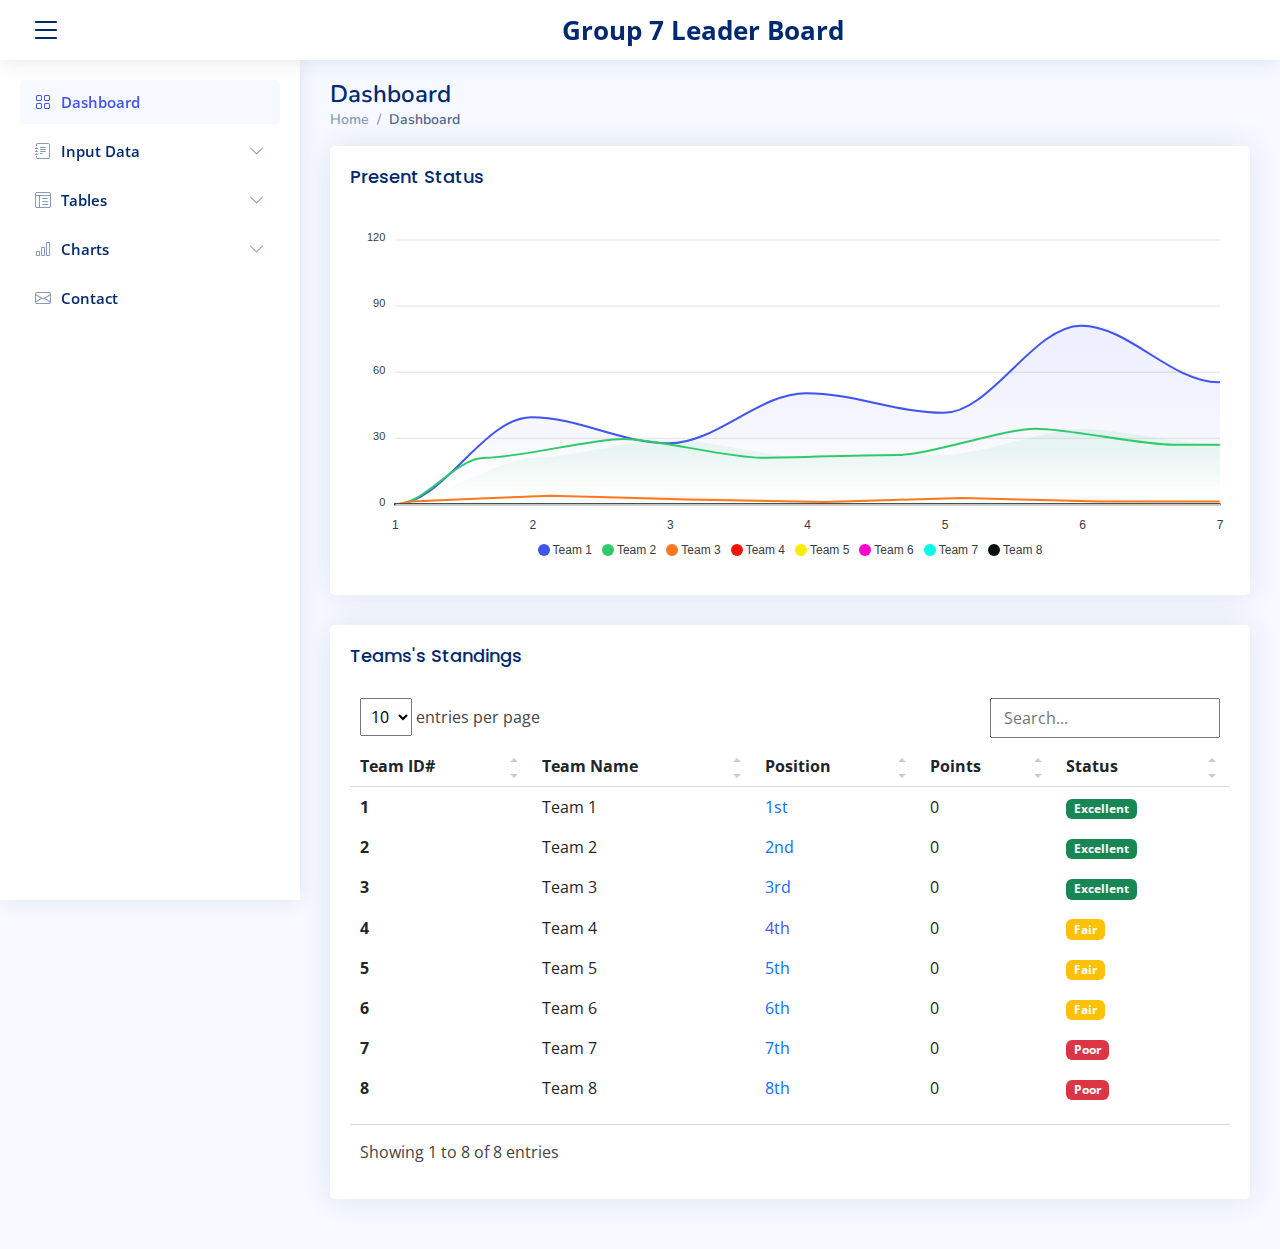
<file: index.html>
<!DOCTYPE html>
<html lang="en">

<head>
  <meta charset="utf-8">
  <meta content="width=device-width, initial-scale=1.0" name="viewport">

  <title>Prototype</title>
  <meta content="" name="description">
  <meta content="" name="keywords">

  <!-- Favicons -->
  <!-- <link href="assets/img/favicon.png" rel="icon"> -->
  <link href="assets/img/apple-touch-icon.png" rel="apple-touch-icon">

  <!-- Google Fonts -->
  <link href="https://fonts.gstatic.com" rel="preconnect">
  <link href="https://fonts.googleapis.com/css?family=Open+Sans:300,300i,400,400i,600,600i,700,700i|Nunito:300,300i,400,400i,600,600i,700,700i|Poppins:300,300i,400,400i,500,500i,600,600i,700,700i" rel="stylesheet">

  <!-- Vendor CSS Files -->
  <link href="assets/vendor/bootstrap/css/bootstrap.min.css" rel="stylesheet">
  <link href="assets/vendor/bootstrap-icons/bootstrap-icons.css" rel="stylesheet">
  <link href="assets/vendor/boxicons/css/boxicons.min.css" rel="stylesheet">
  <link href="assets/vendor/quill/quill.snow.css" rel="stylesheet">
  <link href="assets/vendor/quill/quill.bubble.css" rel="stylesheet">
  <link href="assets/vendor/remixicon/remixicon.css" rel="stylesheet">
  <link href="assets/vendor/simple-datatables/style.css" rel="stylesheet">

  <!-- Template Main CSS File -->
  <link href="assets/css/style.css" rel="stylesheet">

</head>

<body>

  <!-- ======= Header ======= -->
  <header id="header" class="header fixed-top d-flex align-items-center">
    <div class="d-flex align-items-center justify-content-between">
      <i class="bi bi-list toggle-sidebar-btn"></i>
      <span class="d-none d-lg-block">Group 7 Leader Board</span>
    </div>
  </header>
  <!-- End Header -->

  <!-- ======= Sidebar ======= -->
  <aside id="sidebar" class="sidebar">

    <ul class="sidebar-nav" id="sidebar-nav">

      <li class="nav-item">
        <a class="nav-link " href="index.html">
          <i class="bi bi-grid"></i>
          <span>Dashboard</span>
        </a>
      </li><!-- End Dashboard Nav -->

      <!-- Start Input Data Nav -->
      <li class="nav-item">
        <a class="nav-link collapsed" data-bs-target="#forms-nav" data-bs-toggle="collapse" href="#">
          <i class="bi bi-journal-text"></i><span>Input Data</span><i class="bi bi-chevron-down ms-auto"></i>
        </a>
        <ul id="forms-nav" class="nav-content collapse " data-bs-parent="#sidebar-nav">
          <li>
            <a href="forms-elements.html">
              <i class="bi bi-circle"></i><span>Form Elements</span>
            </a>
          </li>
          <li>
            <a href="forms-layouts.html">
              <i class="bi bi-circle"></i><span>Form Layouts</span>
            </a>
          </li>
          <li>
            <a href="forms-editors.html">
              <i class="bi bi-circle"></i><span>Form Editors</span>
            </a>
          </li>
          <li>
            <a href="forms-validation.html">
              <i class="bi bi-circle"></i><span>Form Validation</span>
            </a>
          </li>
        </ul>
      </li><!-- End Forms Nav -->

      <!-- Start Tables Nav -->
      <li class="nav-item">
        <a class="nav-link collapsed" data-bs-target="#tables-nav" data-bs-toggle="collapse" href="#">
          <i class="bi bi-layout-text-window-reverse"></i><span>Tables</span><i class="bi bi-chevron-down ms-auto"></i>
        </a>
        <ul id="tables-nav" class="nav-content collapse " data-bs-parent="#sidebar-nav">
          <li>
            <a href="tables-general.html">
              <i class="bi bi-circle"></i><span>General Tables</span>
            </a>
          </li>
          <li>
            <a href="tables-data.html">
              <i class="bi bi-circle"></i><span>Data Tables</span>
            </a>
          </li>
        </ul>
      </li><!-- End Tables Nav -->

      <li class="nav-item">
        <a class="nav-link collapsed" data-bs-target="#charts-nav" data-bs-toggle="collapse" href="#">
          <i class="bi bi-bar-chart"></i><span>Charts</span><i class="bi bi-chevron-down ms-auto"></i>
        </a>
        <ul id="charts-nav" class="nav-content collapse " data-bs-parent="#sidebar-nav">
          <li>
            <a href="charts-chartjs.html">
              <i class="bi bi-circle"></i><span>Chart.js</span>
            </a>
          </li>
          <li>
            <a href="charts-apexcharts.html">
              <i class="bi bi-circle"></i><span>ApexCharts</span>
            </a>
          </li>
          <li>
            <a href="charts-echarts.html">
              <i class="bi bi-circle"></i><span>ECharts</span>
            </a>
          </li>
        </ul>
      </li><!-- End Charts Nav -->

     <!-- Start Contact -->
      <li class="nav-item">
        <a class="nav-link collapsed" href="contact.html">
          <i class="bi bi-envelope"></i>
          <span>Contact</span>
        </a>
      </li><!-- End Contact Page Nav -->
    </ul>

  </aside><!-- End Sidebar-->

  <main id="main" class="main">

    <div class="pagetitle">
      <h1>Dashboard</h1>
      <nav>
        <ol class="breadcrumb">
          <li class="breadcrumb-item"><a href="index.html">Home</a></li>
          <li class="breadcrumb-item active">Dashboard</li>
        </ol>
      </nav>
    </div><!-- End Page Title -->

    <section class="section dashboard">
        <div class="row">

        <div class="col-lg-12">
      <!-- Chart standings title -->
       <div class="col-12">
         <div class="card">
          <div class="card-body">
             <h5 class="card-title">Present Status</h5>

             <!-- Line Chart -->
             <div id="reportsChart"></div>
          <script>
            document.addEventListener("DOMContentLoaded", () => {
              new ApexCharts(document.querySelector("#reportsChart"), {
                series: [{
                    name: 'Team 1',
                    data: [0, 40, 28, 51, 42, 82, 56],
                  }, {
                    name: 'Team 2',
                    data: [0, 32, 45, 32, 34, 52, 41]
                  }, {
                    name: 'Team 3',
                    data: [0, 11, 32, 18, 9, 24, 11]
                  }, {
                    name: 'Team 4',
                    data: [0, 20, 5, 50 , 14, 70, 48]
                  }, {
                     name: 'Team 5',
                    data: [0, 62, 78, 46, 61, 70, 80]
                  }, {
                    name: 'Team 6',
                    data: [0, 20, 48, 30, 35, 50, 69]
                  }, {
                    name: 'Team 7',
                    data: [0, 25, 36, 50, 42, 68, 100]
                  }, {
                    name: 'Team 8',
                    data: [0, 13, 26, 47, 60, 30, 55]
                  }
                  ],
                  chart: {
                    height: 350,
                    type: 'area',
                    toolbar: {
                      show: false
                    },
                  },
                  markers: {
                    size: 4
                  },
                  colors: ['#4154f1', '#2eca6a', '#ff771d', '#ed1607', '#fcec03', '#fc03cf', '#03fce3', '#0c0d0d'],
                  fill: {
                    type: "gradient",
                    gradient: {
                      shadeIntensity: 1,
                      opacityFrom: 0.3,
                      opacityTo: 0.4,
                      stops: [0, 90, 100]
                    }
                  },
                  dataLabels: {
                    enabled: false
                  },
                  stroke: {
                    curve: 'smooth',
                    width: 2
                  },
                }).render();
              });
            </script>
            <!-- End Line Chart -->

          </div>

          </div>
      </div><!-- End Reports -->

        <!-- Start Team Standing -->
        <div class="col-12">
          <div class="card teamstanding overflow-auto">         

            <div class="card-body">
              <h5 class="card-title">Teams's Standings</h5>
              
              <table class="table table-borderless datatable">
                <thead>
                  <tr>
                    <th scope="col">Team ID#</th>
                    <th scope="col">Team Name</th>
                    <th scope="col">Position</th>
                    <th scope="col">Points</th>
                    <th scope="col">Status</th>
                  </tr>
                </thead>
                <tbody>
                  <tr>
                    <th scope="row"><a href="#">1</a></th>
                    <td>Team 1</td>
                    <td><a href="#" class="text-primary">1st</a></td>
                    <td>0</td>
                    <td><span class="badge bg-success">Excellent</span></td>
                  </tr>
                  <tr>
                    <th scope="row"><a href="#">2</a></th>
                    <td>Team 2</td>
                    <td><a href="#" class="text-primary">2nd</a></td>
                    <td>0</td>
                    <td><span class="badge bg-success">Excellent</span></td>
                  </tr>
                  <tr>
                    <th scope="row"><a href="#">3</a></th>
                    <td>Team 3</td>
                    <td><a href="#" class="text-primary">3rd</a></td>
                    <td>0</td>
                    <td><span class="badge bg-success">Excellent</span></td>
                  </tr>
                  <tr>
                    <th scope="row"><a href="#">4</a></th>
                    <td>Team 4</td>
                    <td><a href="#" class="text-primar">4th</a></td>
                    <td>0</td>
                    <td><span class="badge bg-warning">Fair</span></td>
                  </tr>
                  <tr>
                    <th scope="row"><a href="#">5</a></th>
                    <td>Team 5</td>
                    <td><a href="#" class="text-primary">5th</a></td>
                    <td>0</td>
                    <td><span class="badge bg-warning">Fair</span></td>
                  </tr>
                  <tr>
                    <th scope="row"><a href="#">6</a></th>
                    <td>Team 6</td>
                    <td><a href="#" class="text-primary">6th</a></td>
                    <td>0</td>
                    <td><span class="badge bg-warning">Fair</span></td>
                  </tr>
                  <tr>
                    <th scope="row"><a href="#">7</a></th>
                    <td>Team 7</td>
                    <td><a href="#" class="text-primary">7th</a></td>
                    <td>0</td>
                    <td><span class="badge bg-danger">Poor</span></td>
                  </tr>
                  <tr>
                    <th scope="row"><a href="#">8</a></th>
                    <td>Team 8</td>
                    <td><a href="#" class="text-primary">8th</a></td>
                    <td>0</td>
                    <td><span class="badge bg-danger">Poor</span></td>
                  </tr>
                </tbody>
              </table>

            </div>

          </div>
        </div>
        <!-- End Recent Sales -->
	   </div>
	   </div>
    </section>

  </main><!-- End #main -->
  

  <a href="#" class="back-to-top d-flex align-items-center justify-content-center"><i class="bi bi-arrow-up-short"></i></a>

  <!-- Vendor JS Files -->
  <script src="assets/vendor/apexcharts/apexcharts.min.js"></script>
  <script src="assets/vendor/bootstrap/js/bootstrap.bundle.min.js"></script>
  <script src="assets/vendor/chart.js/chart.umd.js"></script>
  <script src="assets/vendor/echarts/echarts.min.js"></script>
  <script src="assets/vendor/quill/quill.min.js"></script>
  <script src="assets/vendor/simple-datatables/simple-datatables.js"></script>
  <script src="assets/vendor/tinymce/tinymce.min.js"></script>

  <!-- Template Main JS File -->
  <script src="assets/js/main.js"></script>

</body>

</html>
</file>
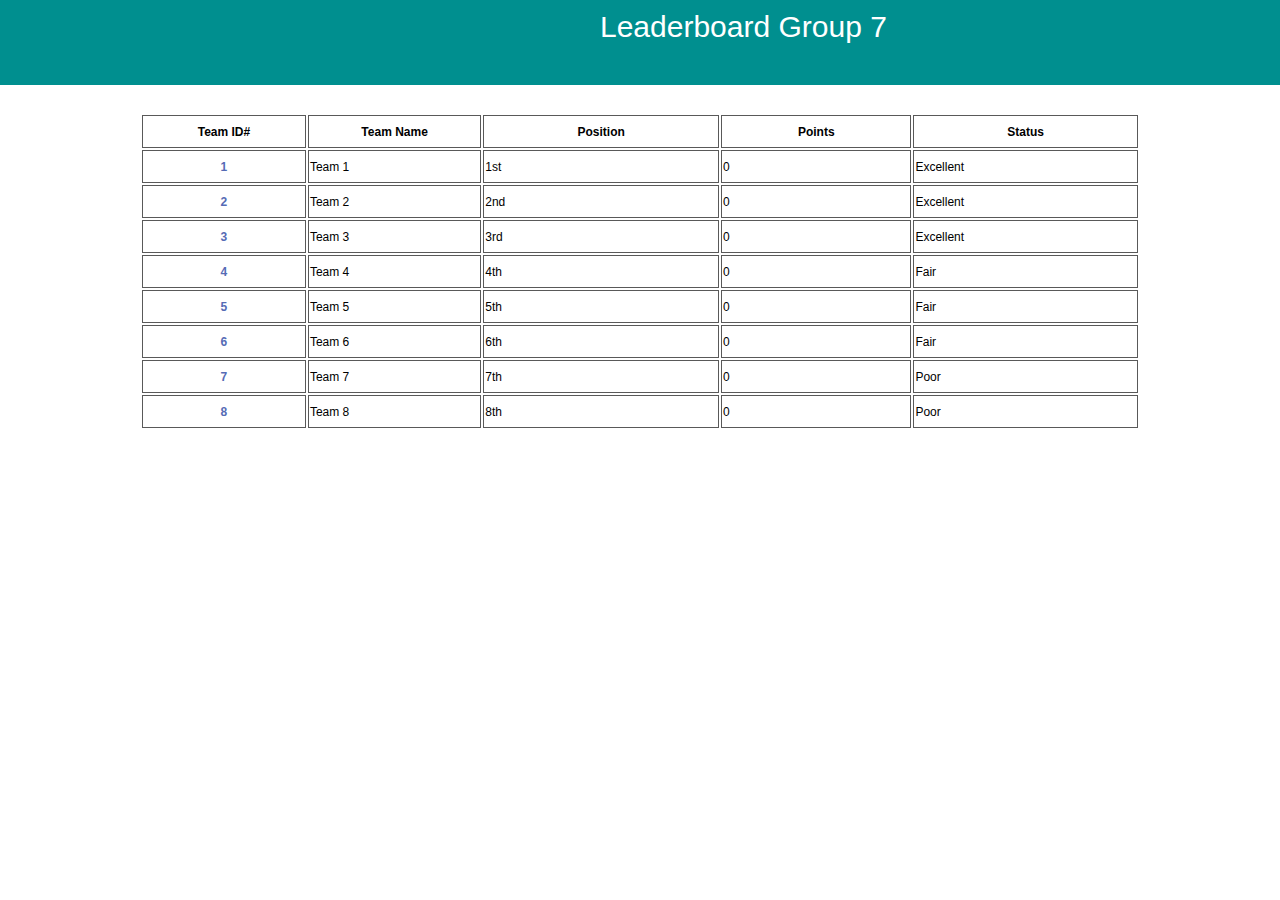
<file: home.html>
<!DOCTYPE html>
<html>
<head>
	<meta charset="utf-8">
	<title>Leaderboard Group 7</title>
	<link rel="stylesheet" type="text/css" href="css/style.css">

	<!-- Below link was soureced from W2Schools -->
	<link rel="stylesheet" href="https://cdnjs.cloudflare.com/ajax/libs/font-awesome/4.7.0/css/font-awesome.min.css">
	<script src="https://code.highcharts.com/highcharts.js"></script>
	
</head>
<body>

	<div class="header">
	<div class="subheader">
		<div class="LHtitle">
			<p id="title">Leaderboard Group 7</p>
		</div>
	</div>
	</div>
	<br>
	<div id="container1"></div>
	<script type="text/javascript">
	
	document.addEventListener('DOMContentLoaded', function () {
		Highcharts.chart('container1', {
			chart: {
				type: 'column'
			},
			title: {
				text: 'Team Standing'
			},
			xAxis: {
				categories: ['Team1', 'Team 2', 'Team 3', 'Team 4', 'Team 5', 'Team 6', 'Team 7', 'Team 8']
			},
			yAxis: {
				title: {
					text: 'Points'
				}
			},
			series: [{
				name: 'Teams',
				data: [21, 41, 30, 27, 56, 62, 100, 75]
			}],
		});
	});
	</script>
		<br>
  	<div class="table">
  		<!-- tabletag.net was used to help create table -->
		  <table>
			<thead>
			  <tr>
				<th scope="col">Team ID#</th>
				<th scope="col">Team Name</th>
				<th scope="col">Position</th>
				<th scope="col">Points</th>
				<th scope="col">Status</th>
			  </tr>
			</thead>
			<tbody>
			  <tr>
				<th scope="row"><a href="#">1</a></th>
				<td>Team 1</td>
				<td><span>1st</span></td>
				<td>0</td>
				<td><span>Excellent</span></td>
			  </tr>
			  <tr>
				<th scope="row"><a href="#">2</a></th>
				<td>Team 2</td>
				<td><span>2nd</span></td>
				<td>0</td>
				<td><span>Excellent</span></td>
			  </tr>
			  <tr>
				<th scope="row"><a href="#">3</a></th>
				<td>Team 3</td>
				<td><span>3rd</span></td>
				<td>0</td>
				<td><span>Excellent</span></td>
			  </tr>
			  <tr>
				<th scope="row"><a href="#">4</a></th>
				<td>Team 4</td>
				<td><span>4th</span></td>
				<td>0</td>
				<td><span>Fair</span></td>
			  </tr>
			  <tr>
				<th scope="row"><a href="#">5</a></th>
				<td>Team 5</td>
				<td><span>5th</span></td>
				<td>0</td>
				<td><span>Fair</span></td>
			  </tr>
			  <tr>
				<th scope="row"><a href="#">6</a></th>
				<td>Team 6</td>
				<td><span>6th</span></td>
				<td>0</td>
				<td><span>Fair</span></td>
			  </tr>
			  <tr>
				<th scope="row"><a href="#">7</a></th>
				<td>Team 7</td>
				<td><span>7th</span></td>
				<td>0</td>
				<td><span>Poor</span></td>
			  </tr>
			  <tr>
				<th scope="row"><a href="#">8</a></th>
				<td>Team 8</td>
				<td><span>8th</span></td>
				<td>0</td>
				<td><span>Poor</span></td>
			  </tr>
			</tbody>
		  </table>
  </div>

	</div>					
</div>
</body>
</html>
</file>
<file: assets/vendor/quill/quill.snow.css>
/*!
 * Quill Editor v1.3.7
 * https://quilljs.com/
 * Copyright (c) 2014, Jason Chen
 * Copyright (c) 2013, salesforce.com
 */
.ql-container {
  box-sizing: border-box;
  font-family: Helvetica, Arial, sans-serif;
  font-size: 13px;
  height: 100%;
  margin: 0px;
  position: relative;
}
.ql-container.ql-disabled .ql-tooltip {
  visibility: hidden;
}
.ql-container.ql-disabled .ql-editor ul[data-checked] > li::before {
  pointer-events: none;
}
.ql-clipboard {
  left: -100000px;
  height: 1px;
  overflow-y: hidden;
  position: absolute;
  top: 50%;
}
.ql-clipboard p {
  margin: 0;
  padding: 0;
}
.ql-editor {
  box-sizing: border-box;
  line-height: 1.42;
  height: 100%;
  outline: none;
  overflow-y: auto;
  padding: 12px 15px;
  tab-size: 4;
  -moz-tab-size: 4;
  text-align: left;
  white-space: pre-wrap;
  word-wrap: break-word;
}
.ql-editor > * {
  cursor: text;
}
.ql-editor p,
.ql-editor ol,
.ql-editor ul,
.ql-editor pre,
.ql-editor blockquote,
.ql-editor h1,
.ql-editor h2,
.ql-editor h3,
.ql-editor h4,
.ql-editor h5,
.ql-editor h6 {
  margin: 0;
  padding: 0;
  counter-reset: list-1 list-2 list-3 list-4 list-5 list-6 list-7 list-8 list-9;
}
.ql-editor ol,
.ql-editor ul {
  padding-left: 1.5em;
}
.ql-editor ol > li,
.ql-editor ul > li {
  list-style-type: none;
}
.ql-editor ul > li::before {
  content: '\2022';
}
.ql-editor ul[data-checked=true],
.ql-editor ul[data-checked=false] {
  pointer-events: none;
}
.ql-editor ul[data-checked=true] > li *,
.ql-editor ul[data-checked=false] > li * {
  pointer-events: all;
}
.ql-editor ul[data-checked=true] > li::before,
.ql-editor ul[data-checked=false] > li::before {
  color: #777;
  cursor: pointer;
  pointer-events: all;
}
.ql-editor ul[data-checked=true] > li::before {
  content: '\2611';
}
.ql-editor ul[data-checked=false] > li::before {
  content: '\2610';
}
.ql-editor li::before {
  display: inline-block;
  white-space: nowrap;
  width: 1.2em;
}
.ql-editor li:not(.ql-direction-rtl)::before {
  margin-left: -1.5em;
  margin-right: 0.3em;
  text-align: right;
}
.ql-editor li.ql-direction-rtl::before {
  margin-left: 0.3em;
  margin-right: -1.5em;
}
.ql-editor ol li:not(.ql-direction-rtl),
.ql-editor ul li:not(.ql-direction-rtl) {
  padding-left: 1.5em;
}
.ql-editor ol li.ql-direction-rtl,
.ql-editor ul li.ql-direction-rtl {
  padding-right: 1.5em;
}
.ql-editor ol li {
  counter-reset: list-1 list-2 list-3 list-4 list-5 list-6 list-7 list-8 list-9;
  counter-increment: list-0;
}
.ql-editor ol li:before {
  content: counter(list-0, decimal) '. ';
}
.ql-editor ol li.ql-indent-1 {
  counter-increment: list-1;
}
.ql-editor ol li.ql-indent-1:before {
  content: counter(list-1, lower-alpha) '. ';
}
.ql-editor ol li.ql-indent-1 {
  counter-reset: list-2 list-3 list-4 list-5 list-6 list-7 list-8 list-9;
}
.ql-editor ol li.ql-indent-2 {
  counter-increment: list-2;
}
.ql-editor ol li.ql-indent-2:before {
  content: counter(list-2, lower-roman) '. ';
}
.ql-editor ol li.ql-indent-2 {
  counter-reset: list-3 list-4 list-5 list-6 list-7 list-8 list-9;
}
.ql-editor ol li.ql-indent-3 {
  counter-increment: list-3;
}
.ql-editor ol li.ql-indent-3:before {
  content: counter(list-3, decimal) '. ';
}
.ql-editor ol li.ql-indent-3 {
  counter-reset: list-4 list-5 list-6 list-7 list-8 list-9;
}
.ql-editor ol li.ql-indent-4 {
  counter-increment: list-4;
}
.ql-editor ol li.ql-indent-4:before {
  content: counter(list-4, lower-alpha) '. ';
}
.ql-editor ol li.ql-indent-4 {
  counter-reset: list-5 list-6 list-7 list-8 list-9;
}
.ql-editor ol li.ql-indent-5 {
  counter-increment: list-5;
}
.ql-editor ol li.ql-indent-5:before {
  content: counter(list-5, lower-roman) '. ';
}
.ql-editor ol li.ql-indent-5 {
  counter-reset: list-6 list-7 list-8 list-9;
}
.ql-editor ol li.ql-indent-6 {
  counter-increment: list-6;
}
.ql-editor ol li.ql-indent-6:before {
  content: counter(list-6, decimal) '. ';
}
.ql-editor ol li.ql-indent-6 {
  counter-reset: list-7 list-8 list-9;
}
.ql-editor ol li.ql-indent-7 {
  counter-increment: list-7;
}
.ql-editor ol li.ql-indent-7:before {
  content: counter(list-7, lower-alpha) '. ';
}
.ql-editor ol li.ql-indent-7 {
  counter-reset: list-8 list-9;
}
.ql-editor ol li.ql-indent-8 {
  counter-increment: list-8;
}
.ql-editor ol li.ql-indent-8:before {
  content: counter(list-8, lower-roman) '. ';
}
.ql-editor ol li.ql-indent-8 {
  counter-reset: list-9;
}
.ql-editor ol li.ql-indent-9 {
  counter-increment: list-9;
}
.ql-editor ol li.ql-indent-9:before {
  content: counter(list-9, decimal) '. ';
}
.ql-editor .ql-indent-1:not(.ql-direction-rtl) {
  padding-left: 3em;
}
.ql-editor li.ql-indent-1:not(.ql-direction-rtl) {
  padding-left: 4.5em;
}
.ql-editor .ql-indent-1.ql-direction-rtl.ql-align-right {
  padding-right: 3em;
}
.ql-editor li.ql-indent-1.ql-direction-rtl.ql-align-right {
  padding-right: 4.5em;
}
.ql-editor .ql-indent-2:not(.ql-direction-rtl) {
  padding-left: 6em;
}
.ql-editor li.ql-indent-2:not(.ql-direction-rtl) {
  padding-left: 7.5em;
}
.ql-editor .ql-indent-2.ql-direction-rtl.ql-align-right {
  padding-right: 6em;
}
.ql-editor li.ql-indent-2.ql-direction-rtl.ql-align-right {
  padding-right: 7.5em;
}
.ql-editor .ql-indent-3:not(.ql-direction-rtl) {
  padding-left: 9em;
}
.ql-editor li.ql-indent-3:not(.ql-direction-rtl) {
  padding-left: 10.5em;
}
.ql-editor .ql-indent-3.ql-direction-rtl.ql-align-right {
  padding-right: 9em;
}
.ql-editor li.ql-indent-3.ql-direction-rtl.ql-align-right {
  padding-right: 10.5em;
}
.ql-editor .ql-indent-4:not(.ql-direction-rtl) {
  padding-left: 12em;
}
.ql-editor li.ql-indent-4:not(.ql-direction-rtl) {
  padding-left: 13.5em;
}
.ql-editor .ql-indent-4.ql-direction-rtl.ql-align-right {
  padding-right: 12em;
}
.ql-editor li.ql-indent-4.ql-direction-rtl.ql-align-right {
  padding-right: 13.5em;
}
.ql-editor .ql-indent-5:not(.ql-direction-rtl) {
  padding-left: 15em;
}
.ql-editor li.ql-indent-5:not(.ql-direction-rtl) {
  padding-left: 16.5em;
}
.ql-editor .ql-indent-5.ql-direction-rtl.ql-align-right {
  padding-right: 15em;
}
.ql-editor li.ql-indent-5.ql-direction-rtl.ql-align-right {
  padding-right: 16.5em;
}
.ql-editor .ql-indent-6:not(.ql-direction-rtl) {
  padding-left: 18em;
}
.ql-editor li.ql-indent-6:not(.ql-direction-rtl) {
  padding-left: 19.5em;
}
.ql-editor .ql-indent-6.ql-direction-rtl.ql-align-right {
  padding-right: 18em;
}
.ql-editor li.ql-indent-6.ql-direction-rtl.ql-align-right {
  padding-right: 19.5em;
}
.ql-editor .ql-indent-7:not(.ql-direction-rtl) {
  padding-left: 21em;
}
.ql-editor li.ql-indent-7:not(.ql-direction-rtl) {
  padding-left: 22.5em;
}
.ql-editor .ql-indent-7.ql-direction-rtl.ql-align-right {
  padding-right: 21em;
}
.ql-editor li.ql-indent-7.ql-direction-rtl.ql-align-right {
  padding-right: 22.5em;
}
.ql-editor .ql-indent-8:not(.ql-direction-rtl) {
  padding-left: 24em;
}
.ql-editor li.ql-indent-8:not(.ql-direction-rtl) {
  padding-left: 25.5em;
}
.ql-editor .ql-indent-8.ql-direction-rtl.ql-align-right {
  padding-right: 24em;
}
.ql-editor li.ql-indent-8.ql-direction-rtl.ql-align-right {
  padding-right: 25.5em;
}
.ql-editor .ql-indent-9:not(.ql-direction-rtl) {
  padding-left: 27em;
}
.ql-editor li.ql-indent-9:not(.ql-direction-rtl) {
  padding-left: 28.5em;
}
.ql-editor .ql-indent-9.ql-direction-rtl.ql-align-right {
  padding-right: 27em;
}
.ql-editor li.ql-indent-9.ql-direction-rtl.ql-align-right {
  padding-right: 28.5em;
}
.ql-editor .ql-video {
  display: block;
  max-width: 100%;
}
.ql-editor .ql-video.ql-align-center {
  margin: 0 auto;
}
.ql-editor .ql-video.ql-align-right {
  margin: 0 0 0 auto;
}
.ql-editor .ql-bg-black {
  background-color: #000;
}
.ql-editor .ql-bg-red {
  background-color: #e60000;
}
.ql-editor .ql-bg-orange {
  background-color: #f90;
}
.ql-editor .ql-bg-yellow {
  background-color: #ff0;
}
.ql-editor .ql-bg-green {
  background-color: #008a00;
}
.ql-editor .ql-bg-blue {
  background-color: #06c;
}
.ql-editor .ql-bg-purple {
  background-color: #93f;
}
.ql-editor .ql-color-white {
  color: #fff;
}
.ql-editor .ql-color-red {
  color: #e60000;
}
.ql-editor .ql-color-orange {
  color: #f90;
}
.ql-editor .ql-color-yellow {
  color: #ff0;
}
.ql-editor .ql-color-green {
  color: #008a00;
}
.ql-editor .ql-color-blue {
  color: #06c;
}
.ql-editor .ql-color-purple {
  color: #93f;
}
.ql-editor .ql-font-serif {
  font-family: Georgia, Times New Roman, serif;
}
.ql-editor .ql-font-monospace {
  font-family: Monaco, Courier New, monospace;
}
.ql-editor .ql-size-small {
  font-size: 0.75em;
}
.ql-editor .ql-size-large {
  font-size: 1.5em;
}
.ql-editor .ql-size-huge {
  font-size: 2.5em;
}
.ql-editor .ql-direction-rtl {
  direction: rtl;
  text-align: inherit;
}
.ql-editor .ql-align-center {
  text-align: center;
}
.ql-editor .ql-align-justify {
  text-align: justify;
}
.ql-editor .ql-align-right {
  text-align: right;
}
.ql-editor.ql-blank::before {
  color: rgba(0,0,0,0.6);
  content: attr(data-placeholder);
  font-style: italic;
  left: 15px;
  pointer-events: none;
  position: absolute;
  right: 15px;
}
.ql-snow.ql-toolbar:after,
.ql-snow .ql-toolbar:after {
  clear: both;
  content: '';
  display: table;
}
.ql-snow.ql-toolbar button,
.ql-snow .ql-toolbar button {
  background: none;
  border: none;
  cursor: pointer;
  display: inline-block;
  float: left;
  height: 24px;
  padding: 3px 5px;
  width: 28px;
}
.ql-snow.ql-toolbar button svg,
.ql-snow .ql-toolbar button svg {
  float: left;
  height: 100%;
}
.ql-snow.ql-toolbar button:active:hover,
.ql-snow .ql-toolbar button:active:hover {
  outline: none;
}
.ql-snow.ql-toolbar input.ql-image[type=file],
.ql-snow .ql-toolbar input.ql-image[type=file] {
  display: none;
}
.ql-snow.ql-toolbar button:hover,
.ql-snow .ql-toolbar button:hover,
.ql-snow.ql-toolbar button:focus,
.ql-snow .ql-toolbar button:focus,
.ql-snow.ql-toolbar button.ql-active,
.ql-snow .ql-toolbar button.ql-active,
.ql-snow.ql-toolbar .ql-picker-label:hover,
.ql-snow .ql-toolbar .ql-picker-label:hover,
.ql-snow.ql-toolbar .ql-picker-label.ql-active,
.ql-snow .ql-toolbar .ql-picker-label.ql-active,
.ql-snow.ql-toolbar .ql-picker-item:hover,
.ql-snow .ql-toolbar .ql-picker-item:hover,
.ql-snow.ql-toolbar .ql-picker-item.ql-selected,
.ql-snow .ql-toolbar .ql-picker-item.ql-selected {
  color: #06c;
}
.ql-snow.ql-toolbar button:hover .ql-fill,
.ql-snow .ql-toolbar button:hover .ql-fill,
.ql-snow.ql-toolbar button:focus .ql-fill,
.ql-snow .ql-toolbar button:focus .ql-fill,
.ql-snow.ql-toolbar button.ql-active .ql-fill,
.ql-snow .ql-toolbar button.ql-active .ql-fill,
.ql-snow.ql-toolbar .ql-picker-label:hover .ql-fill,
.ql-snow .ql-toolbar .ql-picker-label:hover .ql-fill,
.ql-snow.ql-toolbar .ql-picker-label.ql-active .ql-fill,
.ql-snow .ql-toolbar .ql-picker-label.ql-active .ql-fill,
.ql-snow.ql-toolbar .ql-picker-item:hover .ql-fill,
.ql-snow .ql-toolbar .ql-picker-item:hover .ql-fill,
.ql-snow.ql-toolbar .ql-picker-item.ql-selected .ql-fill,
.ql-snow .ql-toolbar .ql-picker-item.ql-selected .ql-fill,
.ql-snow.ql-toolbar button:hover .ql-stroke.ql-fill,
.ql-snow .ql-toolbar button:hover .ql-stroke.ql-fill,
.ql-snow.ql-toolbar button:focus .ql-stroke.ql-fill,
.ql-snow .ql-toolbar button:focus .ql-stroke.ql-fill,
.ql-snow.ql-toolbar button.ql-active .ql-stroke.ql-fill,
.ql-snow .ql-toolbar button.ql-active .ql-stroke.ql-fill,
.ql-snow.ql-toolbar .ql-picker-label:hover .ql-stroke.ql-fill,
.ql-snow .ql-toolbar .ql-picker-label:hover .ql-stroke.ql-fill,
.ql-snow.ql-toolbar .ql-picker-label.ql-active .ql-stroke.ql-fill,
.ql-snow .ql-toolbar .ql-picker-label.ql-active .ql-stroke.ql-fill,
.ql-snow.ql-toolbar .ql-picker-item:hover .ql-stroke.ql-fill,
.ql-snow .ql-toolbar .ql-picker-item:hover .ql-stroke.ql-fill,
.ql-snow.ql-toolbar .ql-picker-item.ql-selected .ql-stroke.ql-fill,
.ql-snow .ql-toolbar .ql-picker-item.ql-selected .ql-stroke.ql-fill {
  fill: #06c;
}
.ql-snow.ql-toolbar button:hover .ql-stroke,
.ql-snow .ql-toolbar button:hover .ql-stroke,
.ql-snow.ql-toolbar button:focus .ql-stroke,
.ql-snow .ql-toolbar button:focus .ql-stroke,
.ql-snow.ql-toolbar button.ql-active .ql-stroke,
.ql-snow .ql-toolbar button.ql-active .ql-stroke,
.ql-snow.ql-toolbar .ql-picker-label:hover .ql-stroke,
.ql-snow .ql-toolbar .ql-picker-label:hover .ql-stroke,
.ql-snow.ql-toolbar .ql-picker-label.ql-active .ql-stroke,
.ql-snow .ql-toolbar .ql-picker-label.ql-active .ql-stroke,
.ql-snow.ql-toolbar .ql-picker-item:hover .ql-stroke,
.ql-snow .ql-toolbar .ql-picker-item:hover .ql-stroke,
.ql-snow.ql-toolbar .ql-picker-item.ql-selected .ql-stroke,
.ql-snow .ql-toolbar .ql-picker-item.ql-selected .ql-stroke,
.ql-snow.ql-toolbar button:hover .ql-stroke-miter,
.ql-snow .ql-toolbar button:hover .ql-stroke-miter,
.ql-snow.ql-toolbar button:focus .ql-stroke-miter,
.ql-snow .ql-toolbar button:focus .ql-stroke-miter,
.ql-snow.ql-toolbar button.ql-active .ql-stroke-miter,
.ql-snow .ql-toolbar button.ql-active .ql-stroke-miter,
.ql-snow.ql-toolbar .ql-picker-label:hover .ql-stroke-miter,
.ql-snow .ql-toolbar .ql-picker-label:hover .ql-stroke-miter,
.ql-snow.ql-toolbar .ql-picker-label.ql-active .ql-stroke-miter,
.ql-snow .ql-toolbar .ql-picker-label.ql-active .ql-stroke-miter,
.ql-snow.ql-toolbar .ql-picker-item:hover .ql-stroke-miter,
.ql-snow .ql-toolbar .ql-picker-item:hover .ql-stroke-miter,
.ql-snow.ql-toolbar .ql-picker-item.ql-selected .ql-stroke-miter,
.ql-snow .ql-toolbar .ql-picker-item.ql-selected .ql-stroke-miter {
  stroke: #06c;
}
@media (pointer: coarse) {
  .ql-snow.ql-toolbar button:hover:not(.ql-active),
  .ql-snow .ql-toolbar button:hover:not(.ql-active) {
    color: #444;
  }
  .ql-snow.ql-toolbar button:hover:not(.ql-active) .ql-fill,
  .ql-snow .ql-toolbar button:hover:not(.ql-active) .ql-fill,
  .ql-snow.ql-toolbar button:hover:not(.ql-active) .ql-stroke.ql-fill,
  .ql-snow .ql-toolbar button:hover:not(.ql-active) .ql-stroke.ql-fill {
    fill: #444;
  }
  .ql-snow.ql-toolbar button:hover:not(.ql-active) .ql-stroke,
  .ql-snow .ql-toolbar button:hover:not(.ql-active) .ql-stroke,
  .ql-snow.ql-toolbar button:hover:not(.ql-active) .ql-stroke-miter,
  .ql-snow .ql-toolbar button:hover:not(.ql-active) .ql-stroke-miter {
    stroke: #444;
  }
}
.ql-snow {
  box-sizing: border-box;
}
.ql-snow * {
  box-sizing: border-box;
}
.ql-snow .ql-hidden {
  display: none;
}
.ql-snow .ql-out-bottom,
.ql-snow .ql-out-top {
  visibility: hidden;
}
.ql-snow .ql-tooltip {
  position: absolute;
  transform: translateY(10px);
}
.ql-snow .ql-tooltip a {
  cursor: pointer;
  text-decoration: none;
}
.ql-snow .ql-tooltip.ql-flip {
  transform: translateY(-10px);
}
.ql-snow .ql-formats {
  display: inline-block;
  vertical-align: middle;
}
.ql-snow .ql-formats:after {
  clear: both;
  content: '';
  display: table;
}
.ql-snow .ql-stroke {
  fill: none;
  stroke: #444;
  stroke-linecap: round;
  stroke-linejoin: round;
  stroke-width: 2;
}
.ql-snow .ql-stroke-miter {
  fill: none;
  stroke: #444;
  stroke-miterlimit: 10;
  stroke-width: 2;
}
.ql-snow .ql-fill,
.ql-snow .ql-stroke.ql-fill {
  fill: #444;
}
.ql-snow .ql-empty {
  fill: none;
}
.ql-snow .ql-even {
  fill-rule: evenodd;
}
.ql-snow .ql-thin,
.ql-snow .ql-stroke.ql-thin {
  stroke-width: 1;
}
.ql-snow .ql-transparent {
  opacity: 0.4;
}
.ql-snow .ql-direction svg:last-child {
  display: none;
}
.ql-snow .ql-direction.ql-active svg:last-child {
  display: inline;
}
.ql-snow .ql-direction.ql-active svg:first-child {
  display: none;
}
.ql-snow .ql-editor h1 {
  font-size: 2em;
}
.ql-snow .ql-editor h2 {
  font-size: 1.5em;
}
.ql-snow .ql-editor h3 {
  font-size: 1.17em;
}
.ql-snow .ql-editor h4 {
  font-size: 1em;
}
.ql-snow .ql-editor h5 {
  font-size: 0.83em;
}
.ql-snow .ql-editor h6 {
  font-size: 0.67em;
}
.ql-snow .ql-editor a {
  text-decoration: underline;
}
.ql-snow .ql-editor blockquote {
  border-left: 4px solid #ccc;
  margin-bottom: 5px;
  margin-top: 5px;
  padding-left: 16px;
}
.ql-snow .ql-editor code,
.ql-snow .ql-editor pre {
  background-color: #f0f0f0;
  border-radius: 3px;
}
.ql-snow .ql-editor pre {
  white-space: pre-wrap;
  margin-bottom: 5px;
  margin-top: 5px;
  padding: 5px 10px;
}
.ql-snow .ql-editor code {
  font-size: 85%;
  padding: 2px 4px;
}
.ql-snow .ql-editor pre.ql-syntax {
  background-color: #23241f;
  color: #f8f8f2;
  overflow: visible;
}
.ql-snow .ql-editor img {
  max-width: 100%;
}
.ql-snow .ql-picker {
  color: #444;
  display: inline-block;
  float: left;
  font-size: 14px;
  font-weight: 500;
  height: 24px;
  position: relative;
  vertical-align: middle;
}
.ql-snow .ql-picker-label {
  cursor: pointer;
  display: inline-block;
  height: 100%;
  padding-left: 8px;
  padding-right: 2px;
  position: relative;
  width: 100%;
}
.ql-snow .ql-picker-label::before {
  display: inline-block;
  line-height: 22px;
}
.ql-snow .ql-picker-options {
  background-color: #fff;
  display: none;
  min-width: 100%;
  padding: 4px 8px;
  position: absolute;
  white-space: nowrap;
}
.ql-snow .ql-picker-options .ql-picker-item {
  cursor: pointer;
  display: block;
  padding-bottom: 5px;
  padding-top: 5px;
}
.ql-snow .ql-picker.ql-expanded .ql-picker-label {
  color: #ccc;
  z-index: 2;
}
.ql-snow .ql-picker.ql-expanded .ql-picker-label .ql-fill {
  fill: #ccc;
}
.ql-snow .ql-picker.ql-expanded .ql-picker-label .ql-stroke {
  stroke: #ccc;
}
.ql-snow .ql-picker.ql-expanded .ql-picker-options {
  display: block;
  margin-top: -1px;
  top: 100%;
  z-index: 1;
}
.ql-snow .ql-color-picker,
.ql-snow .ql-icon-picker {
  width: 28px;
}
.ql-snow .ql-color-picker .ql-picker-label,
.ql-snow .ql-icon-picker .ql-picker-label {
  padding: 2px 4px;
}
.ql-snow .ql-color-picker .ql-picker-label svg,
.ql-snow .ql-icon-picker .ql-picker-label svg {
  right: 4px;
}
.ql-snow .ql-icon-picker .ql-picker-options {
  padding: 4px 0px;
}
.ql-snow .ql-icon-picker .ql-picker-item {
  height: 24px;
  width: 24px;
  padding: 2px 4px;
}
.ql-snow .ql-color-picker .ql-picker-options {
  padding: 3px 5px;
  width: 152px;
}
.ql-snow .ql-color-picker .ql-picker-item {
  border: 1px solid transparent;
  float: left;
  height: 16px;
  margin: 2px;
  padding: 0px;
  width: 16px;
}
.ql-snow .ql-picker:not(.ql-color-picker):not(.ql-icon-picker) svg {
  position: absolute;
  margin-top: -9px;
  right: 0;
  top: 50%;
  width: 18px;
}
.ql-snow .ql-picker.ql-header .ql-picker-label[data-label]:not([data-label=''])::before,
.ql-snow .ql-picker.ql-font .ql-picker-label[data-label]:not([data-label=''])::before,
.ql-snow .ql-picker.ql-size .ql-picker-label[data-label]:not([data-label=''])::before,
.ql-snow .ql-picker.ql-header .ql-picker-item[data-label]:not([data-label=''])::before,
.ql-snow .ql-picker.ql-font .ql-picker-item[data-label]:not([data-label=''])::before,
.ql-snow .ql-picker.ql-size .ql-picker-item[data-label]:not([data-label=''])::before {
  content: attr(data-label);
}
.ql-snow .ql-picker.ql-header {
  width: 98px;
}
.ql-snow .ql-picker.ql-header .ql-picker-label::before,
.ql-snow .ql-picker.ql-header .ql-picker-item::before {
  content: 'Normal';
}
.ql-snow .ql-picker.ql-header .ql-picker-label[data-value="1"]::before,
.ql-snow .ql-picker.ql-header .ql-picker-item[data-value="1"]::before {
  content: 'Heading 1';
}
.ql-snow .ql-picker.ql-header .ql-picker-label[data-value="2"]::before,
.ql-snow .ql-picker.ql-header .ql-picker-item[data-value="2"]::before {
  content: 'Heading 2';
}
.ql-snow .ql-picker.ql-header .ql-picker-label[data-value="3"]::before,
.ql-snow .ql-picker.ql-header .ql-picker-item[data-value="3"]::before {
  content: 'Heading 3';
}
.ql-snow .ql-picker.ql-header .ql-picker-label[data-value="4"]::before,
.ql-snow .ql-picker.ql-header .ql-picker-item[data-value="4"]::before {
  content: 'Heading 4';
}
.ql-snow .ql-picker.ql-header .ql-picker-label[data-value="5"]::before,
.ql-snow .ql-picker.ql-header .ql-picker-item[data-value="5"]::before {
  content: 'Heading 5';
}
.ql-snow .ql-picker.ql-header .ql-picker-label[data-value="6"]::before,
.ql-snow .ql-picker.ql-header .ql-picker-item[data-value="6"]::before {
  content: 'Heading 6';
}
.ql-snow .ql-picker.ql-header .ql-picker-item[data-value="1"]::before {
  font-size: 2em;
}
.ql-snow .ql-picker.ql-header .ql-picker-item[data-value="2"]::before {
  font-size: 1.5em;
}
.ql-snow .ql-picker.ql-header .ql-picker-item[data-value="3"]::before {
  font-size: 1.17em;
}
.ql-snow .ql-picker.ql-header .ql-picker-item[data-value="4"]::before {
  font-size: 1em;
}
.ql-snow .ql-picker.ql-header .ql-picker-item[data-value="5"]::before {
  font-size: 0.83em;
}
.ql-snow .ql-picker.ql-header .ql-picker-item[data-value="6"]::before {
  font-size: 0.67em;
}
.ql-snow .ql-picker.ql-font {
  width: 108px;
}
.ql-snow .ql-picker.ql-font .ql-picker-label::before,
.ql-snow .ql-picker.ql-font .ql-picker-item::before {
  content: 'Sans Serif';
}
.ql-snow .ql-picker.ql-font .ql-picker-label[data-value=serif]::before,
.ql-snow .ql-picker.ql-font .ql-picker-item[data-value=serif]::before {
  content: 'Serif';
}
.ql-snow .ql-picker.ql-font .ql-picker-label[data-value=monospace]::before,
.ql-snow .ql-picker.ql-font .ql-picker-item[data-value=monospace]::before {
  content: 'Monospace';
}
.ql-snow .ql-picker.ql-font .ql-picker-item[data-value=serif]::before {
  font-family: Georgia, Times New Roman, serif;
}
.ql-snow .ql-picker.ql-font .ql-picker-item[data-value=monospace]::before {
  font-family: Monaco, Courier New, monospace;
}
.ql-snow .ql-picker.ql-size {
  width: 98px;
}
.ql-snow .ql-picker.ql-size .ql-picker-label::before,
.ql-snow .ql-picker.ql-size .ql-picker-item::before {
  content: 'Normal';
}
.ql-snow .ql-picker.ql-size .ql-picker-label[data-value=small]::before,
.ql-snow .ql-picker.ql-size .ql-picker-item[data-value=small]::before {
  content: 'Small';
}
.ql-snow .ql-picker.ql-size .ql-picker-label[data-value=large]::before,
.ql-snow .ql-picker.ql-size .ql-picker-item[data-value=large]::before {
  content: 'Large';
}
.ql-snow .ql-picker.ql-size .ql-picker-label[data-value=huge]::before,
.ql-snow .ql-picker.ql-size .ql-picker-item[data-value=huge]::before {
  content: 'Huge';
}
.ql-snow .ql-picker.ql-size .ql-picker-item[data-value=small]::before {
  font-size: 10px;
}
.ql-snow .ql-picker.ql-size .ql-picker-item[data-value=large]::before {
  font-size: 18px;
}
.ql-snow .ql-picker.ql-size .ql-picker-item[data-value=huge]::before {
  font-size: 32px;
}
.ql-snow .ql-color-picker.ql-background .ql-picker-item {
  background-color: #fff;
}
.ql-snow .ql-color-picker.ql-color .ql-picker-item {
  background-color: #000;
}
.ql-toolbar.ql-snow {
  border: 1px solid #ccc;
  box-sizing: border-box;
  font-family: 'Helvetica Neue', 'Helvetica', 'Arial', sans-serif;
  padding: 8px;
}
.ql-toolbar.ql-snow .ql-formats {
  margin-right: 15px;
}
.ql-toolbar.ql-snow .ql-picker-label {
  border: 1px solid transparent;
}
.ql-toolbar.ql-snow .ql-picker-options {
  border: 1px solid transparent;
  box-shadow: rgba(0,0,0,0.2) 0 2px 8px;
}
.ql-toolbar.ql-snow .ql-picker.ql-expanded .ql-picker-label {
  border-color: #ccc;
}
.ql-toolbar.ql-snow .ql-picker.ql-expanded .ql-picker-options {
  border-color: #ccc;
}
.ql-toolbar.ql-snow .ql-color-picker .ql-picker-item.ql-selected,
.ql-toolbar.ql-snow .ql-color-picker .ql-picker-item:hover {
  border-color: #000;
}
.ql-toolbar.ql-snow + .ql-container.ql-snow {
  border-top: 0px;
}
.ql-snow .ql-tooltip {
  background-color: #fff;
  border: 1px solid #ccc;
  box-shadow: 0px 0px 5px #ddd;
  color: #444;
  padding: 5px 12px;
  white-space: nowrap;
}
.ql-snow .ql-tooltip::before {
  content: "Visit URL:";
  line-height: 26px;
  margin-right: 8px;
}
.ql-snow .ql-tooltip input[type=text] {
  display: none;
  border: 1px solid #ccc;
  font-size: 13px;
  height: 26px;
  margin: 0px;
  padding: 3px 5px;
  width: 170px;
}
.ql-snow .ql-tooltip a.ql-preview {
  display: inline-block;
  max-width: 200px;
  overflow-x: hidden;
  text-overflow: ellipsis;
  vertical-align: top;
}
.ql-snow .ql-tooltip a.ql-action::after {
  border-right: 1px solid #ccc;
  content: 'Edit';
  margin-left: 16px;
  padding-right: 8px;
}
.ql-snow .ql-tooltip a.ql-remove::before {
  content: 'Remove';
  margin-left: 8px;
}
.ql-snow .ql-tooltip a {
  line-height: 26px;
}
.ql-snow .ql-tooltip.ql-editing a.ql-preview,
.ql-snow .ql-tooltip.ql-editing a.ql-remove {
  display: none;
}
.ql-snow .ql-tooltip.ql-editing input[type=text] {
  display: inline-block;
}
.ql-snow .ql-tooltip.ql-editing a.ql-action::after {
  border-right: 0px;
  content: 'Save';
  padding-right: 0px;
}
.ql-snow .ql-tooltip[data-mode=link]::before {
  content: "Enter link:";
}
.ql-snow .ql-tooltip[data-mode=formula]::before {
  content: "Enter formula:";
}
.ql-snow .ql-tooltip[data-mode=video]::before {
  content: "Enter video:";
}
.ql-snow a {
  color: #06c;
}
.ql-container.ql-snow {
  border: 1px solid #ccc;
}
</file>
<file: assets/vendor/quill/quill.bubble.css>
/*!
 * Quill Editor v1.3.7
 * https://quilljs.com/
 * Copyright (c) 2014, Jason Chen
 * Copyright (c) 2013, salesforce.com
 */
.ql-container {
  box-sizing: border-box;
  font-family: Helvetica, Arial, sans-serif;
  font-size: 13px;
  height: 100%;
  margin: 0px;
  position: relative;
}
.ql-container.ql-disabled .ql-tooltip {
  visibility: hidden;
}
.ql-container.ql-disabled .ql-editor ul[data-checked] > li::before {
  pointer-events: none;
}
.ql-clipboard {
  left: -100000px;
  height: 1px;
  overflow-y: hidden;
  position: absolute;
  top: 50%;
}
.ql-clipboard p {
  margin: 0;
  padding: 0;
}
.ql-editor {
  box-sizing: border-box;
  line-height: 1.42;
  height: 100%;
  outline: none;
  overflow-y: auto;
  padding: 12px 15px;
  tab-size: 4;
  -moz-tab-size: 4;
  text-align: left;
  white-space: pre-wrap;
  word-wrap: break-word;
}
.ql-editor > * {
  cursor: text;
}
.ql-editor p,
.ql-editor ol,
.ql-editor ul,
.ql-editor pre,
.ql-editor blockquote,
.ql-editor h1,
.ql-editor h2,
.ql-editor h3,
.ql-editor h4,
.ql-editor h5,
.ql-editor h6 {
  margin: 0;
  padding: 0;
  counter-reset: list-1 list-2 list-3 list-4 list-5 list-6 list-7 list-8 list-9;
}
.ql-editor ol,
.ql-editor ul {
  padding-left: 1.5em;
}
.ql-editor ol > li,
.ql-editor ul > li {
  list-style-type: none;
}
.ql-editor ul > li::before {
  content: '\2022';
}
.ql-editor ul[data-checked=true],
.ql-editor ul[data-checked=false] {
  pointer-events: none;
}
.ql-editor ul[data-checked=true] > li *,
.ql-editor ul[data-checked=false] > li * {
  pointer-events: all;
}
.ql-editor ul[data-checked=true] > li::before,
.ql-editor ul[data-checked=false] > li::before {
  color: #777;
  cursor: pointer;
  pointer-events: all;
}
.ql-editor ul[data-checked=true] > li::before {
  content: '\2611';
}
.ql-editor ul[data-checked=false] > li::before {
  content: '\2610';
}
.ql-editor li::before {
  display: inline-block;
  white-space: nowrap;
  width: 1.2em;
}
.ql-editor li:not(.ql-direction-rtl)::before {
  margin-left: -1.5em;
  margin-right: 0.3em;
  text-align: right;
}
.ql-editor li.ql-direction-rtl::before {
  margin-left: 0.3em;
  margin-right: -1.5em;
}
.ql-editor ol li:not(.ql-direction-rtl),
.ql-editor ul li:not(.ql-direction-rtl) {
  padding-left: 1.5em;
}
.ql-editor ol li.ql-direction-rtl,
.ql-editor ul li.ql-direction-rtl {
  padding-right: 1.5em;
}
.ql-editor ol li {
  counter-reset: list-1 list-2 list-3 list-4 list-5 list-6 list-7 list-8 list-9;
  counter-increment: list-0;
}
.ql-editor ol li:before {
  content: counter(list-0, decimal) '. ';
}
.ql-editor ol li.ql-indent-1 {
  counter-increment: list-1;
}
.ql-editor ol li.ql-indent-1:before {
  content: counter(list-1, lower-alpha) '. ';
}
.ql-editor ol li.ql-indent-1 {
  counter-reset: list-2 list-3 list-4 list-5 list-6 list-7 list-8 list-9;
}
.ql-editor ol li.ql-indent-2 {
  counter-increment: list-2;
}
.ql-editor ol li.ql-indent-2:before {
  content: counter(list-2, lower-roman) '. ';
}
.ql-editor ol li.ql-indent-2 {
  counter-reset: list-3 list-4 list-5 list-6 list-7 list-8 list-9;
}
.ql-editor ol li.ql-indent-3 {
  counter-increment: list-3;
}
.ql-editor ol li.ql-indent-3:before {
  content: counter(list-3, decimal) '. ';
}
.ql-editor ol li.ql-indent-3 {
  counter-reset: list-4 list-5 list-6 list-7 list-8 list-9;
}
.ql-editor ol li.ql-indent-4 {
  counter-increment: list-4;
}
.ql-editor ol li.ql-indent-4:before {
  content: counter(list-4, lower-alpha) '. ';
}
.ql-editor ol li.ql-indent-4 {
  counter-reset: list-5 list-6 list-7 list-8 list-9;
}
.ql-editor ol li.ql-indent-5 {
  counter-increment: list-5;
}
.ql-editor ol li.ql-indent-5:before {
  content: counter(list-5, lower-roman) '. ';
}
.ql-editor ol li.ql-indent-5 {
  counter-reset: list-6 list-7 list-8 list-9;
}
.ql-editor ol li.ql-indent-6 {
  counter-increment: list-6;
}
.ql-editor ol li.ql-indent-6:before {
  content: counter(list-6, decimal) '. ';
}
.ql-editor ol li.ql-indent-6 {
  counter-reset: list-7 list-8 list-9;
}
.ql-editor ol li.ql-indent-7 {
  counter-increment: list-7;
}
.ql-editor ol li.ql-indent-7:before {
  content: counter(list-7, lower-alpha) '. ';
}
.ql-editor ol li.ql-indent-7 {
  counter-reset: list-8 list-9;
}
.ql-editor ol li.ql-indent-8 {
  counter-increment: list-8;
}
.ql-editor ol li.ql-indent-8:before {
  content: counter(list-8, lower-roman) '. ';
}
.ql-editor ol li.ql-indent-8 {
  counter-reset: list-9;
}
.ql-editor ol li.ql-indent-9 {
  counter-increment: list-9;
}
.ql-editor ol li.ql-indent-9:before {
  content: counter(list-9, decimal) '. ';
}
.ql-editor .ql-indent-1:not(.ql-direction-rtl) {
  padding-left: 3em;
}
.ql-editor li.ql-indent-1:not(.ql-direction-rtl) {
  padding-left: 4.5em;
}
.ql-editor .ql-indent-1.ql-direction-rtl.ql-align-right {
  padding-right: 3em;
}
.ql-editor li.ql-indent-1.ql-direction-rtl.ql-align-right {
  padding-right: 4.5em;
}
.ql-editor .ql-indent-2:not(.ql-direction-rtl) {
  padding-left: 6em;
}
.ql-editor li.ql-indent-2:not(.ql-direction-rtl) {
  padding-left: 7.5em;
}
.ql-editor .ql-indent-2.ql-direction-rtl.ql-align-right {
  padding-right: 6em;
}
.ql-editor li.ql-indent-2.ql-direction-rtl.ql-align-right {
  padding-right: 7.5em;
}
.ql-editor .ql-indent-3:not(.ql-direction-rtl) {
  padding-left: 9em;
}
.ql-editor li.ql-indent-3:not(.ql-direction-rtl) {
  padding-left: 10.5em;
}
.ql-editor .ql-indent-3.ql-direction-rtl.ql-align-right {
  padding-right: 9em;
}
.ql-editor li.ql-indent-3.ql-direction-rtl.ql-align-right {
  padding-right: 10.5em;
}
.ql-editor .ql-indent-4:not(.ql-direction-rtl) {
  padding-left: 12em;
}
.ql-editor li.ql-indent-4:not(.ql-direction-rtl) {
  padding-left: 13.5em;
}
.ql-editor .ql-indent-4.ql-direction-rtl.ql-align-right {
  padding-right: 12em;
}
.ql-editor li.ql-indent-4.ql-direction-rtl.ql-align-right {
  padding-right: 13.5em;
}
.ql-editor .ql-indent-5:not(.ql-direction-rtl) {
  padding-left: 15em;
}
.ql-editor li.ql-indent-5:not(.ql-direction-rtl) {
  padding-left: 16.5em;
}
.ql-editor .ql-indent-5.ql-direction-rtl.ql-align-right {
  padding-right: 15em;
}
.ql-editor li.ql-indent-5.ql-direction-rtl.ql-align-right {
  padding-right: 16.5em;
}
.ql-editor .ql-indent-6:not(.ql-direction-rtl) {
  padding-left: 18em;
}
.ql-editor li.ql-indent-6:not(.ql-direction-rtl) {
  padding-left: 19.5em;
}
.ql-editor .ql-indent-6.ql-direction-rtl.ql-align-right {
  padding-right: 18em;
}
.ql-editor li.ql-indent-6.ql-direction-rtl.ql-align-right {
  padding-right: 19.5em;
}
.ql-editor .ql-indent-7:not(.ql-direction-rtl) {
  padding-left: 21em;
}
.ql-editor li.ql-indent-7:not(.ql-direction-rtl) {
  padding-left: 22.5em;
}
.ql-editor .ql-indent-7.ql-direction-rtl.ql-align-right {
  padding-right: 21em;
}
.ql-editor li.ql-indent-7.ql-direction-rtl.ql-align-right {
  padding-right: 22.5em;
}
.ql-editor .ql-indent-8:not(.ql-direction-rtl) {
  padding-left: 24em;
}
.ql-editor li.ql-indent-8:not(.ql-direction-rtl) {
  padding-left: 25.5em;
}
.ql-editor .ql-indent-8.ql-direction-rtl.ql-align-right {
  padding-right: 24em;
}
.ql-editor li.ql-indent-8.ql-direction-rtl.ql-align-right {
  padding-right: 25.5em;
}
.ql-editor .ql-indent-9:not(.ql-direction-rtl) {
  padding-left: 27em;
}
.ql-editor li.ql-indent-9:not(.ql-direction-rtl) {
  padding-left: 28.5em;
}
.ql-editor .ql-indent-9.ql-direction-rtl.ql-align-right {
  padding-right: 27em;
}
.ql-editor li.ql-indent-9.ql-direction-rtl.ql-align-right {
  padding-right: 28.5em;
}
.ql-editor .ql-video {
  display: block;
  max-width: 100%;
}
.ql-editor .ql-video.ql-align-center {
  margin: 0 auto;
}
.ql-editor .ql-video.ql-align-right {
  margin: 0 0 0 auto;
}
.ql-editor .ql-bg-black {
  background-color: #000;
}
.ql-editor .ql-bg-red {
  background-color: #e60000;
}
.ql-editor .ql-bg-orange {
  background-color: #f90;
}
.ql-editor .ql-bg-yellow {
  background-color: #ff0;
}
.ql-editor .ql-bg-green {
  background-color: #008a00;
}
.ql-editor .ql-bg-blue {
  background-color: #06c;
}
.ql-editor .ql-bg-purple {
  background-color: #93f;
}
.ql-editor .ql-color-white {
  color: #fff;
}
.ql-editor .ql-color-red {
  color: #e60000;
}
.ql-editor .ql-color-orange {
  color: #f90;
}
.ql-editor .ql-color-yellow {
  color: #ff0;
}
.ql-editor .ql-color-green {
  color: #008a00;
}
.ql-editor .ql-color-blue {
  color: #06c;
}
.ql-editor .ql-color-purple {
  color: #93f;
}
.ql-editor .ql-font-serif {
  font-family: Georgia, Times New Roman, serif;
}
.ql-editor .ql-font-monospace {
  font-family: Monaco, Courier New, monospace;
}
.ql-editor .ql-size-small {
  font-size: 0.75em;
}
.ql-editor .ql-size-large {
  font-size: 1.5em;
}
.ql-editor .ql-size-huge {
  font-size: 2.5em;
}
.ql-editor .ql-direction-rtl {
  direction: rtl;
  text-align: inherit;
}
.ql-editor .ql-align-center {
  text-align: center;
}
.ql-editor .ql-align-justify {
  text-align: justify;
}
.ql-editor .ql-align-right {
  text-align: right;
}
.ql-editor.ql-blank::before {
  color: rgba(0,0,0,0.6);
  content: attr(data-placeholder);
  font-style: italic;
  left: 15px;
  pointer-events: none;
  position: absolute;
  right: 15px;
}
.ql-bubble.ql-toolbar:after,
.ql-bubble .ql-toolbar:after {
  clear: both;
  content: '';
  display: table;
}
.ql-bubble.ql-toolbar button,
.ql-bubble .ql-toolbar button {
  background: none;
  border: none;
  cursor: pointer;
  display: inline-block;
  float: left;
  height: 24px;
  padding: 3px 5px;
  width: 28px;
}
.ql-bubble.ql-toolbar button svg,
.ql-bubble .ql-toolbar button svg {
  float: left;
  height: 100%;
}
.ql-bubble.ql-toolbar button:active:hover,
.ql-bubble .ql-toolbar button:active:hover {
  outline: none;
}
.ql-bubble.ql-toolbar input.ql-image[type=file],
.ql-bubble .ql-toolbar input.ql-image[type=file] {
  display: none;
}
.ql-bubble.ql-toolbar button:hover,
.ql-bubble .ql-toolbar button:hover,
.ql-bubble.ql-toolbar button:focus,
.ql-bubble .ql-toolbar button:focus,
.ql-bubble.ql-toolbar button.ql-active,
.ql-bubble .ql-toolbar button.ql-active,
.ql-bubble.ql-toolbar .ql-picker-label:hover,
.ql-bubble .ql-toolbar .ql-picker-label:hover,
.ql-bubble.ql-toolbar .ql-picker-label.ql-active,
.ql-bubble .ql-toolbar .ql-picker-label.ql-active,
.ql-bubble.ql-toolbar .ql-picker-item:hover,
.ql-bubble .ql-toolbar .ql-picker-item:hover,
.ql-bubble.ql-toolbar .ql-picker-item.ql-selected,
.ql-bubble .ql-toolbar .ql-picker-item.ql-selected {
  color: #fff;
}
.ql-bubble.ql-toolbar button:hover .ql-fill,
.ql-bubble .ql-toolbar button:hover .ql-fill,
.ql-bubble.ql-toolbar button:focus .ql-fill,
.ql-bubble .ql-toolbar button:focus .ql-fill,
.ql-bubble.ql-toolbar button.ql-active .ql-fill,
.ql-bubble .ql-toolbar button.ql-active .ql-fill,
.ql-bubble.ql-toolbar .ql-picker-label:hover .ql-fill,
.ql-bubble .ql-toolbar .ql-picker-label:hover .ql-fill,
.ql-bubble.ql-toolbar .ql-picker-label.ql-active .ql-fill,
.ql-bubble .ql-toolbar .ql-picker-label.ql-active .ql-fill,
.ql-bubble.ql-toolbar .ql-picker-item:hover .ql-fill,
.ql-bubble .ql-toolbar .ql-picker-item:hover .ql-fill,
.ql-bubble.ql-toolbar .ql-picker-item.ql-selected .ql-fill,
.ql-bubble .ql-toolbar .ql-picker-item.ql-selected .ql-fill,
.ql-bubble.ql-toolbar button:hover .ql-stroke.ql-fill,
.ql-bubble .ql-toolbar button:hover .ql-stroke.ql-fill,
.ql-bubble.ql-toolbar button:focus .ql-stroke.ql-fill,
.ql-bubble .ql-toolbar button:focus .ql-stroke.ql-fill,
.ql-bubble.ql-toolbar button.ql-active .ql-stroke.ql-fill,
.ql-bubble .ql-toolbar button.ql-active .ql-stroke.ql-fill,
.ql-bubble.ql-toolbar .ql-picker-label:hover .ql-stroke.ql-fill,
.ql-bubble .ql-toolbar .ql-picker-label:hover .ql-stroke.ql-fill,
.ql-bubble.ql-toolbar .ql-picker-label.ql-active .ql-stroke.ql-fill,
.ql-bubble .ql-toolbar .ql-picker-label.ql-active .ql-stroke.ql-fill,
.ql-bubble.ql-toolbar .ql-picker-item:hover .ql-stroke.ql-fill,
.ql-bubble .ql-toolbar .ql-picker-item:hover .ql-stroke.ql-fill,
.ql-bubble.ql-toolbar .ql-picker-item.ql-selected .ql-stroke.ql-fill,
.ql-bubble .ql-toolbar .ql-picker-item.ql-selected .ql-stroke.ql-fill {
  fill: #fff;
}
.ql-bubble.ql-toolbar button:hover .ql-stroke,
.ql-bubble .ql-toolbar button:hover .ql-stroke,
.ql-bubble.ql-toolbar button:focus .ql-stroke,
.ql-bubble .ql-toolbar button:focus .ql-stroke,
.ql-bubble.ql-toolbar button.ql-active .ql-stroke,
.ql-bubble .ql-toolbar button.ql-active .ql-stroke,
.ql-bubble.ql-toolbar .ql-picker-label:hover .ql-stroke,
.ql-bubble .ql-toolbar .ql-picker-label:hover .ql-stroke,
.ql-bubble.ql-toolbar .ql-picker-label.ql-active .ql-stroke,
.ql-bubble .ql-toolbar .ql-picker-label.ql-active .ql-stroke,
.ql-bubble.ql-toolbar .ql-picker-item:hover .ql-stroke,
.ql-bubble .ql-toolbar .ql-picker-item:hover .ql-stroke,
.ql-bubble.ql-toolbar .ql-picker-item.ql-selected .ql-stroke,
.ql-bubble .ql-toolbar .ql-picker-item.ql-selected .ql-stroke,
.ql-bubble.ql-toolbar button:hover .ql-stroke-miter,
.ql-bubble .ql-toolbar button:hover .ql-stroke-miter,
.ql-bubble.ql-toolbar button:focus .ql-stroke-miter,
.ql-bubble .ql-toolbar button:focus .ql-stroke-miter,
.ql-bubble.ql-toolbar button.ql-active .ql-stroke-miter,
.ql-bubble .ql-toolbar button.ql-active .ql-stroke-miter,
.ql-bubble.ql-toolbar .ql-picker-label:hover .ql-stroke-miter,
.ql-bubble .ql-toolbar .ql-picker-label:hover .ql-stroke-miter,
.ql-bubble.ql-toolbar .ql-picker-label.ql-active .ql-stroke-miter,
.ql-bubble .ql-toolbar .ql-picker-label.ql-active .ql-stroke-miter,
.ql-bubble.ql-toolbar .ql-picker-item:hover .ql-stroke-miter,
.ql-bubble .ql-toolbar .ql-picker-item:hover .ql-stroke-miter,
.ql-bubble.ql-toolbar .ql-picker-item.ql-selected .ql-stroke-miter,
.ql-bubble .ql-toolbar .ql-picker-item.ql-selected .ql-stroke-miter {
  stroke: #fff;
}
@media (pointer: coarse) {
  .ql-bubble.ql-toolbar button:hover:not(.ql-active),
  .ql-bubble .ql-toolbar button:hover:not(.ql-active) {
    color: #ccc;
  }
  .ql-bubble.ql-toolbar button:hover:not(.ql-active) .ql-fill,
  .ql-bubble .ql-toolbar button:hover:not(.ql-active) .ql-fill,
  .ql-bubble.ql-toolbar button:hover:not(.ql-active) .ql-stroke.ql-fill,
  .ql-bubble .ql-toolbar button:hover:not(.ql-active) .ql-stroke.ql-fill {
    fill: #ccc;
  }
  .ql-bubble.ql-toolbar button:hover:not(.ql-active) .ql-stroke,
  .ql-bubble .ql-toolbar button:hover:not(.ql-active) .ql-stroke,
  .ql-bubble.ql-toolbar button:hover:not(.ql-active) .ql-stroke-miter,
  .ql-bubble .ql-toolbar button:hover:not(.ql-active) .ql-stroke-miter {
    stroke: #ccc;
  }
}
.ql-bubble {
  box-sizing: border-box;
}
.ql-bubble * {
  box-sizing: border-box;
}
.ql-bubble .ql-hidden {
  display: none;
}
.ql-bubble .ql-out-bottom,
.ql-bubble .ql-out-top {
  visibility: hidden;
}
.ql-bubble .ql-tooltip {
  position: absolute;
  transform: translateY(10px);
}
.ql-bubble .ql-tooltip a {
  cursor: pointer;
  text-decoration: none;
}
.ql-bubble .ql-tooltip.ql-flip {
  transform: translateY(-10px);
}
.ql-bubble .ql-formats {
  display: inline-block;
  vertical-align: middle;
}
.ql-bubble .ql-formats:after {
  clear: both;
  content: '';
  display: table;
}
.ql-bubble .ql-stroke {
  fill: none;
  stroke: #ccc;
  stroke-linecap: round;
  stroke-linejoin: round;
  stroke-width: 2;
}
.ql-bubble .ql-stroke-miter {
  fill: none;
  stroke: #ccc;
  stroke-miterlimit: 10;
  stroke-width: 2;
}
.ql-bubble .ql-fill,
.ql-bubble .ql-stroke.ql-fill {
  fill: #ccc;
}
.ql-bubble .ql-empty {
  fill: none;
}
.ql-bubble .ql-even {
  fill-rule: evenodd;
}
.ql-bubble .ql-thin,
.ql-bubble .ql-stroke.ql-thin {
  stroke-width: 1;
}
.ql-bubble .ql-transparent {
  opacity: 0.4;
}
.ql-bubble .ql-direction svg:last-child {
  display: none;
}
.ql-bubble .ql-direction.ql-active svg:last-child {
  display: inline;
}
.ql-bubble .ql-direction.ql-active svg:first-child {
  display: none;
}
.ql-bubble .ql-editor h1 {
  font-size: 2em;
}
.ql-bubble .ql-editor h2 {
  font-size: 1.5em;
}
.ql-bubble .ql-editor h3 {
  font-size: 1.17em;
}
.ql-bubble .ql-editor h4 {
  font-size: 1em;
}
.ql-bubble .ql-editor h5 {
  font-size: 0.83em;
}
.ql-bubble .ql-editor h6 {
  font-size: 0.67em;
}
.ql-bubble .ql-editor a {
  text-decoration: underline;
}
.ql-bubble .ql-editor blockquote {
  border-left: 4px solid #ccc;
  margin-bottom: 5px;
  margin-top: 5px;
  padding-left: 16px;
}
.ql-bubble .ql-editor code,
.ql-bubble .ql-editor pre {
  background-color: #f0f0f0;
  border-radius: 3px;
}
.ql-bubble .ql-editor pre {
  white-space: pre-wrap;
  margin-bottom: 5px;
  margin-top: 5px;
  padding: 5px 10px;
}
.ql-bubble .ql-editor code {
  font-size: 85%;
  padding: 2px 4px;
}
.ql-bubble .ql-editor pre.ql-syntax {
  background-color: #23241f;
  color: #f8f8f2;
  overflow: visible;
}
.ql-bubble .ql-editor img {
  max-width: 100%;
}
.ql-bubble .ql-picker {
  color: #ccc;
  display: inline-block;
  float: left;
  font-size: 14px;
  font-weight: 500;
  height: 24px;
  position: relative;
  vertical-align: middle;
}
.ql-bubble .ql-picker-label {
  cursor: pointer;
  display: inline-block;
  height: 100%;
  padding-left: 8px;
  padding-right: 2px;
  position: relative;
  width: 100%;
}
.ql-bubble .ql-picker-label::before {
  display: inline-block;
  line-height: 22px;
}
.ql-bubble .ql-picker-options {
  background-color: #444;
  display: none;
  min-width: 100%;
  padding: 4px 8px;
  position: absolute;
  white-space: nowrap;
}
.ql-bubble .ql-picker-options .ql-picker-item {
  cursor: pointer;
  display: block;
  padding-bottom: 5px;
  padding-top: 5px;
}
.ql-bubble .ql-picker.ql-expanded .ql-picker-label {
  color: #777;
  z-index: 2;
}
.ql-bubble .ql-picker.ql-expanded .ql-picker-label .ql-fill {
  fill: #777;
}
.ql-bubble .ql-picker.ql-expanded .ql-picker-label .ql-stroke {
  stroke: #777;
}
.ql-bubble .ql-picker.ql-expanded .ql-picker-options {
  display: block;
  margin-top: -1px;
  top: 100%;
  z-index: 1;
}
.ql-bubble .ql-color-picker,
.ql-bubble .ql-icon-picker {
  width: 28px;
}
.ql-bubble .ql-color-picker .ql-picker-label,
.ql-bubble .ql-icon-picker .ql-picker-label {
  padding: 2px 4px;
}
.ql-bubble .ql-color-picker .ql-picker-label svg,
.ql-bubble .ql-icon-picker .ql-picker-label svg {
  right: 4px;
}
.ql-bubble .ql-icon-picker .ql-picker-options {
  padding: 4px 0px;
}
.ql-bubble .ql-icon-picker .ql-picker-item {
  height: 24px;
  width: 24px;
  padding: 2px 4px;
}
.ql-bubble .ql-color-picker .ql-picker-options {
  padding: 3px 5px;
  width: 152px;
}
.ql-bubble .ql-color-picker .ql-picker-item {
  border: 1px solid transparent;
  float: left;
  height: 16px;
  margin: 2px;
  padding: 0px;
  width: 16px;
}
.ql-bubble .ql-picker:not(.ql-color-picker):not(.ql-icon-picker) svg {
  position: absolute;
  margin-top: -9px;
  right: 0;
  top: 50%;
  width: 18px;
}
.ql-bubble .ql-picker.ql-header .ql-picker-label[data-label]:not([data-label=''])::before,
.ql-bubble .ql-picker.ql-font .ql-picker-label[data-label]:not([data-label=''])::before,
.ql-bubble .ql-picker.ql-size .ql-picker-label[data-label]:not([data-label=''])::before,
.ql-bubble .ql-picker.ql-header .ql-picker-item[data-label]:not([data-label=''])::before,
.ql-bubble .ql-picker.ql-font .ql-picker-item[data-label]:not([data-label=''])::before,
.ql-bubble .ql-picker.ql-size .ql-picker-item[data-label]:not([data-label=''])::before {
  content: attr(data-label);
}
.ql-bubble .ql-picker.ql-header {
  width: 98px;
}
.ql-bubble .ql-picker.ql-header .ql-picker-label::before,
.ql-bubble .ql-picker.ql-header .ql-picker-item::before {
  content: 'Normal';
}
.ql-bubble .ql-picker.ql-header .ql-picker-label[data-value="1"]::before,
.ql-bubble .ql-picker.ql-header .ql-picker-item[data-value="1"]::before {
  content: 'Heading 1';
}
.ql-bubble .ql-picker.ql-header .ql-picker-label[data-value="2"]::before,
.ql-bubble .ql-picker.ql-header .ql-picker-item[data-value="2"]::before {
  content: 'Heading 2';
}
.ql-bubble .ql-picker.ql-header .ql-picker-label[data-value="3"]::before,
.ql-bubble .ql-picker.ql-header .ql-picker-item[data-value="3"]::before {
  content: 'Heading 3';
}
.ql-bubble .ql-picker.ql-header .ql-picker-label[data-value="4"]::before,
.ql-bubble .ql-picker.ql-header .ql-picker-item[data-value="4"]::before {
  content: 'Heading 4';
}
.ql-bubble .ql-picker.ql-header .ql-picker-label[data-value="5"]::before,
.ql-bubble .ql-picker.ql-header .ql-picker-item[data-value="5"]::before {
  content: 'Heading 5';
}
.ql-bubble .ql-picker.ql-header .ql-picker-label[data-value="6"]::before,
.ql-bubble .ql-picker.ql-header .ql-picker-item[data-value="6"]::before {
  content: 'Heading 6';
}
.ql-bubble .ql-picker.ql-header .ql-picker-item[data-value="1"]::before {
  font-size: 2em;
}
.ql-bubble .ql-picker.ql-header .ql-picker-item[data-value="2"]::before {
  font-size: 1.5em;
}
.ql-bubble .ql-picker.ql-header .ql-picker-item[data-value="3"]::before {
  font-size: 1.17em;
}
.ql-bubble .ql-picker.ql-header .ql-picker-item[data-value="4"]::before {
  font-size: 1em;
}
.ql-bubble .ql-picker.ql-header .ql-picker-item[data-value="5"]::before {
  font-size: 0.83em;
}
.ql-bubble .ql-picker.ql-header .ql-picker-item[data-value="6"]::before {
  font-size: 0.67em;
}
.ql-bubble .ql-picker.ql-font {
  width: 108px;
}
.ql-bubble .ql-picker.ql-font .ql-picker-label::before,
.ql-bubble .ql-picker.ql-font .ql-picker-item::before {
  content: 'Sans Serif';
}
.ql-bubble .ql-picker.ql-font .ql-picker-label[data-value=serif]::before,
.ql-bubble .ql-picker.ql-font .ql-picker-item[data-value=serif]::before {
  content: 'Serif';
}
.ql-bubble .ql-picker.ql-font .ql-picker-label[data-value=monospace]::before,
.ql-bubble .ql-picker.ql-font .ql-picker-item[data-value=monospace]::before {
  content: 'Monospace';
}
.ql-bubble .ql-picker.ql-font .ql-picker-item[data-value=serif]::before {
  font-family: Georgia, Times New Roman, serif;
}
.ql-bubble .ql-picker.ql-font .ql-picker-item[data-value=monospace]::before {
  font-family: Monaco, Courier New, monospace;
}
.ql-bubble .ql-picker.ql-size {
  width: 98px;
}
.ql-bubble .ql-picker.ql-size .ql-picker-label::before,
.ql-bubble .ql-picker.ql-size .ql-picker-item::before {
  content: 'Normal';
}
.ql-bubble .ql-picker.ql-size .ql-picker-label[data-value=small]::before,
.ql-bubble .ql-picker.ql-size .ql-picker-item[data-value=small]::before {
  content: 'Small';
}
.ql-bubble .ql-picker.ql-size .ql-picker-label[data-value=large]::before,
.ql-bubble .ql-picker.ql-size .ql-picker-item[data-value=large]::before {
  content: 'Large';
}
.ql-bubble .ql-picker.ql-size .ql-picker-label[data-value=huge]::before,
.ql-bubble .ql-picker.ql-size .ql-picker-item[data-value=huge]::before {
  content: 'Huge';
}
.ql-bubble .ql-picker.ql-size .ql-picker-item[data-value=small]::before {
  font-size: 10px;
}
.ql-bubble .ql-picker.ql-size .ql-picker-item[data-value=large]::before {
  font-size: 18px;
}
.ql-bubble .ql-picker.ql-size .ql-picker-item[data-value=huge]::before {
  font-size: 32px;
}
.ql-bubble .ql-color-picker.ql-background .ql-picker-item {
  background-color: #fff;
}
.ql-bubble .ql-color-picker.ql-color .ql-picker-item {
  background-color: #000;
}
.ql-bubble .ql-toolbar .ql-formats {
  margin: 8px 12px 8px 0px;
}
.ql-bubble .ql-toolbar .ql-formats:first-child {
  margin-left: 12px;
}
.ql-bubble .ql-color-picker svg {
  margin: 1px;
}
.ql-bubble .ql-color-picker .ql-picker-item.ql-selected,
.ql-bubble .ql-color-picker .ql-picker-item:hover {
  border-color: #fff;
}
.ql-bubble .ql-tooltip {
  background-color: #444;
  border-radius: 25px;
  color: #fff;
}
.ql-bubble .ql-tooltip-arrow {
  border-left: 6px solid transparent;
  border-right: 6px solid transparent;
  content: " ";
  display: block;
  left: 50%;
  margin-left: -6px;
  position: absolute;
}
.ql-bubble .ql-tooltip:not(.ql-flip) .ql-tooltip-arrow {
  border-bottom: 6px solid #444;
  top: -6px;
}
.ql-bubble .ql-tooltip.ql-flip .ql-tooltip-arrow {
  border-top: 6px solid #444;
  bottom: -6px;
}
.ql-bubble .ql-tooltip.ql-editing .ql-tooltip-editor {
  display: block;
}
.ql-bubble .ql-tooltip.ql-editing .ql-formats {
  visibility: hidden;
}
.ql-bubble .ql-tooltip-editor {
  display: none;
}
.ql-bubble .ql-tooltip-editor input[type=text] {
  background: transparent;
  border: none;
  color: #fff;
  font-size: 13px;
  height: 100%;
  outline: none;
  padding: 10px 20px;
  position: absolute;
  width: 100%;
}
.ql-bubble .ql-tooltip-editor a {
  top: 10px;
  position: absolute;
  right: 20px;
}
.ql-bubble .ql-tooltip-editor a:before {
  color: #ccc;
  content: "\D7";
  font-size: 16px;
  font-weight: bold;
}
.ql-container.ql-bubble:not(.ql-disabled) a {
  position: relative;
  white-space: nowrap;
}
.ql-container.ql-bubble:not(.ql-disabled) a::before {
  background-color: #444;
  border-radius: 15px;
  top: -5px;
  font-size: 12px;
  color: #fff;
  content: attr(href);
  font-weight: normal;
  overflow: hidden;
  padding: 5px 15px;
  text-decoration: none;
  z-index: 1;
}
.ql-container.ql-bubble:not(.ql-disabled) a::after {
  border-top: 6px solid #444;
  border-left: 6px solid transparent;
  border-right: 6px solid transparent;
  top: 0;
  content: " ";
  height: 0;
  width: 0;
}
.ql-container.ql-bubble:not(.ql-disabled) a::before,
.ql-container.ql-bubble:not(.ql-disabled) a::after {
  left: 0;
  margin-left: 50%;
  position: absolute;
  transform: translate(-50%, -100%);
  transition: visibility 0s ease 200ms;
  visibility: hidden;
}
.ql-container.ql-bubble:not(.ql-disabled) a:hover::before,
.ql-container.ql-bubble:not(.ql-disabled) a:hover::after {
  visibility: visible;
}
</file>
<file: assets/vendor/simple-datatables/style.css>
.dataTable-wrapper.no-header .dataTable-container {
	border-top: 1px solid #d9d9d9;
}

.dataTable-wrapper.no-footer .dataTable-container {
	border-bottom: 1px solid #d9d9d9;
}

.dataTable-top,
.dataTable-bottom {
	padding: 8px 10px;
}

.dataTable-top > nav:first-child,
.dataTable-top > div:first-child,
.dataTable-bottom > nav:first-child,
.dataTable-bottom > div:first-child {
	float: left;
}

.dataTable-top > nav:last-child,
.dataTable-top > div:last-child,
.dataTable-bottom > nav:last-child,
.dataTable-bottom > div:last-child {
	float: right;
}

.dataTable-selector {
	padding: 6px;
}

.dataTable-input {
	padding: 6px 12px;
}

.dataTable-info {
	margin: 7px 0;
}

/* PAGER */
.dataTable-pagination ul {
	margin: 0;
	padding-left: 0;
}

.dataTable-pagination li {
	list-style: none;
	float: left;
}

.dataTable-pagination a {
	border: 1px solid transparent;
	float: left;
	margin-left: 2px;
	padding: 6px 12px;
	position: relative;
	text-decoration: none;
	color: #333;
}

.dataTable-pagination a:hover {
	background-color: #d9d9d9;
}

.dataTable-pagination .active a,
.dataTable-pagination .active a:focus,
.dataTable-pagination .active a:hover {
	background-color: #d9d9d9;
	cursor: default;
}

.dataTable-pagination .ellipsis a,
.dataTable-pagination .disabled a,
.dataTable-pagination .disabled a:focus,
.dataTable-pagination .disabled a:hover {
	cursor: not-allowed;
}

.dataTable-pagination .disabled a,
.dataTable-pagination .disabled a:focus,
.dataTable-pagination .disabled a:hover {
	cursor: not-allowed;
	opacity: 0.4;
}

.dataTable-pagination .pager a {
	font-weight: bold;
}

/* TABLE */
.dataTable-table {
	max-width: 100%;
	width: 100%;
	border-spacing: 0;
	border-collapse: separate;
}

.dataTable-table > tbody > tr > td,
.dataTable-table > tbody > tr > th,
.dataTable-table > tfoot > tr > td,
.dataTable-table > tfoot > tr > th,
.dataTable-table > thead > tr > td,
.dataTable-table > thead > tr > th {
	vertical-align: top;
	padding: 8px 10px;
}

.dataTable-table > thead > tr > th {
	vertical-align: bottom;
	text-align: left;
	border-bottom: 1px solid #d9d9d9;
}

.dataTable-table > tfoot > tr > th {
	vertical-align: bottom;
	text-align: left;
	border-top: 1px solid #d9d9d9;
}

.dataTable-table th {
	vertical-align: bottom;
	text-align: left;
}

.dataTable-table th a {
	text-decoration: none;
	color: inherit;
}

.dataTable-sorter {
	display: inline-block;
	height: 100%;
	position: relative;
	width: 100%;
}

.dataTable-sorter::before,
.dataTable-sorter::after {
	content: "";
	height: 0;
	width: 0;
	position: absolute;
	right: 4px;
	border-left: 4px solid transparent;
	border-right: 4px solid transparent;
	opacity: 0.2;
}

.dataTable-sorter::before {
	border-top: 4px solid #000;
	bottom: 0px;
}

.dataTable-sorter::after {
	border-bottom: 4px solid #000;
	border-top: 4px solid transparent;
	top: 0px;
}

.asc .dataTable-sorter::after,
.desc .dataTable-sorter::before {
	opacity: 0.6;
}

.dataTables-empty {
	text-align: center;
}

.dataTable-top::after, .dataTable-bottom::after {
	clear: both;
	content: " ";
	display: table;
}

table.dataTable-table:focus tr.dataTable-cursor > td:first-child {
	border-left: 3px blue solid;
}

table.dataTable-table:focus {
	outline: solid 1px black;
    outline-offset: -1px;
}
</file>
<file: css/style.css>
body
{
	width: 100%;
  	position: relative;
  	font-family: Helvetica,Arial,Sans-Serif;
  	/*color: #454545;*/
  	padding: 0;
  	font-size: 12px;
  	margin: 0;
	
}

.navbar
{
	width: 100%;
	height: 40px;
	background-color: #454545;
}

.dropdown
{
	height: 40px;
  	background-color: #454545;
  	padding: 10px 0 0 0;
  	vertical-align: middle;
  	margin: auto;
  	width: 1000px;
}
.dropdown a
{
	font-size: 13px;
  	color: white;
  	font-weight: 600;
  	text-decoration: none;
  	padding: 20px 30px 30px 0px;
  	/*vertical-align: super;*/

}
#color1:after
{
	content: " ▾";
	color: white;
}
#color2:after,#color5:after
{
	content: " ▾";
	color: blue;
}
#color3:after
{
	content: " ▾";
	color: green;
}
#color4:after
{
	content: " ▾";
	color: red;
}
#color6:after
{
	content: " ▾";
	color: yellow;
}
#color7:after
{
	content: " ▾";
	color: orange;
}
#color8:after
{
	content: " ▾";
	color: pink;
}
.headerlinks{
	background-color:#007673;
	width: 100%;

}

#links
{
	height: 18px;
  	background-color: #007673;
  	width: 1000px;
  	/*text-align: left;*/
 	margin: auto;
  	color: white;
}
.headerlinks a
{
	color: white;
  	padding: 10px 0px 0px 0px;
  	text-decoration: none;
}

.subheader 
{
	/*background-color: #008F8F;*/
	/*color: white;*/
	/*height: 120px;
  	width: 1000px;
  	margin: auto;
  	background-color: #008F8F;*/
  	/*padding-bottom: 20px;
	background-color:#008F8F;
	width: 100%;*/
	height: 80px;
  	/*width: 1000px;*/
  	margin: auto;
  	background-color: #008F8F;
  	/*padding-bottom: 20px;*/
  	padding-top: 5px;
	padding-left: 600px;
}

.LHtitle
{
	width: 1000px;
	margin: auto;
}

#title
{	
	margin-top: 5px;
    margin-bottom: 10px;
    font-size: 30px;
    color: white;
}
#subtitle
{	
	font-size: 15px;
	color: white;
}

.container
{
	background-color: #f1f1f1;
	margin-top: -15px;
    padding-bottom: 6%;
    /*height: 5px;*/
   /* background: #e8e8e8;
  	width: 100%
 	margin-bottom: -80px;*/
}
.content
{
	margin: auto;
	width: 1000px;
}


.Fline
{
	padding: 10px;
}
.Fline p
{
	color: black;
	font-size: 15px;
}
.Fline a
{
	text-decoration: none;
	font-size: 15px;
}
#f_line a
{
	color: #556bb5; 
}
.Sline a
{
	text-decoration: none;
	
}
.Selcountry
{
	margin: auto;
	width: 1000px;
	font-size: 15px;
}

#size
{
	font-size: 12px;
}
#s_line a
{
	color: #556bb5; 
}

/*code was sourced from W3schools*/
/*-------------*/
.column 
{
  float: left;
  width: 15%;
  padding: 10px;
 
}
.row:after {
  	content: "";
  	display: table;
  	clear: both;
}
/*------------*/
.column i
{
	font-size: 20px;
}
#bar img, #jam img, #lucia img, #grenada img, #now img
{
  transition: transform .5s ease;
}

#bar:hover img, #jam:hover img, #lucia:hover img, #grenada:hover img, #now:hover img
{
  transform: scale(1.5);
}
.table .show
{
  visibility: hidden;
  width: auto;
  background-color: #468ee5;
  color: white;
  text-align: center;
  border-radius: 6px;
  padding: 5px 10px 5px 10px;
  position: absolute;
  top: 37%;
  z-index: 1;
  margin: auto;
}
.table .hover:hover .show
{
  visibility: visible;
}
.table .hover:hover
{
  background: #9FC8FD;
  color: white;
}
.islandstat
{
	height: 221px;
  	width: 1000px;
  	line-height: 5px;

}
.islandstat img
{
	height: 80px;
 	width: 80px;
 	padding-right: 5px;
}
.islandstat h3 img
{
	height: 15px;
  	width: 20px;
}
#sort
{
	width: 100px;
}

.dayST:before
{
  content:"*";
  color: red;
}
.hover:after
{
	content:" *";
  	color: red;
}
.savingtime
{
	float: left;
}
.savingtime2
{
	float: right;
	margin-right: 150px;
}
/*.fa fa-angle-down
{
	background-color: white;
	border: 1px solid;
}*/

/*.theader-left
{
	float: left;
}
.theader-right
{
	float: right;
}

.table .hover:hover .show
{
  visibility: visible;
}

.table .hover:hover a
{
  text-decoration: underline;
  color: white;
}

.table .hover:hover
{
  background: #9FC8FD;
  color: white;
}*/
hr
{
	/*height: 8px;
	background-color: #f1f1f1;
	border:none;*/
	width: 100%;
  	border: none;
  	border-top: 10px solid;
  	color: #ebeff0;
  	padding: 10px;
  	clear: both;
}

#Lside
{
	float: left;
}
#Rside
{
	float: right;
}

.table a
{
	text-decoration: none;
	color: #556bb5;
}
table
{
	margin: auto;
    width: 1000px;
    /*border-bottom-style: groove;
    border-right-style: groove;
    border-left-style: groove;
*/
}
.rcolor
{
	background-color: white;
}
#Rcolor
{
	color: white;
	background-color: #468ee5;
}
#Btop
{
	border-top: none;
	border-bottom: none;
	border-right: none;
	border-left: none;
}
#BL
{
	border-left: none;
	border-top: none;
	border-bottom: none;

}
#B1
{
	border-right: none;
	border-top: none;
	border-bottom: none;
}
#B2
{
	border-right: none;
	border-top: none;
}
#BGT
{
	border-top: none;
	border-right: none;
}
#BG2,#BG3,#BG4,#BG5,#BG6,#BG7,#BG8,#BG9,#BG10,#BG11
{
	border-top: none;
	border-right: none;
	border-left: none;
}
#BG12
{
	border-top: none;
	border-left: none;
}
#BM
{
	border-top: none;
	border-bottom: none;
	border-left: none;
}
#BGM
{
	border-top: none;
	border-left: none;

}
/*.headerleft
{
	float: left;
}
.headerright
{
	float: right;
}*/
/*#tableheader
{
	background-color: blue;
}*/



/********************************Summary css**********/
.summary-dropdown
{
	/*height: 40px;*/
  	background-color: #454545;
  	padding: 10px 0 0 0;
  	vertical-align: middle;
  	margin: auto;
  	width: 1000px;

}
.summary-dropdown a
{
	font-size: 13px;
  	color: white;
  	font-weight: 600;
  	text-decoration: none;
  	padding: 20px 30px 30px 0px;
}

.links1
{
	background-color: #f1f1f1;
	height: 20px;
}
.showlinks1
{
	margin: auto;
	width: 1000px;	
	padding: 2px;
}
.links1 a
{
	color: black;
	text-decoration: none;
}

.showlinks2
{
	margin: auto;
	width: 1000px;	

}

.links2 a
{
	color: black;
	text-decoration: none;
}

.sumtil
{
	margin: auto;
	width: 1000px;
}
.sumtil img
{
	padding-bottom: 5px;
    padding-right: 5px;
}
.container-column
{
	background-color: #0052a3;
}
.column-content
{
	margin: auto;
	width: 1000px;
	color: white;
}

.column1 
{
  float: left;
  width: 30%;
  padding: 10px;
  background-color: #2b6bab;
}
.column1 img
{
	float: right;
}

.column2
{
  float: left;
    width: 12%;
    padding: 10px;
}
.column3
{
  float: left;
    width: 20%;
    padding: 10px;
}

.column4
{
  float: left;
    width: 25%;
    padding: 10px;
    /* margin-left: 50px; */
    padding-left: 60px;
    padding-top: 35px;
}

.row:after {
  	content: "";
  	display: table;
  	clear: both;
}

.table-content table , td, th {
	border: 1px solid #595959;
	border-collapse: collapse;
}
.table-content td, th {
	padding: 3px;
	width: 30px;
	height: 25px;
}
.table-content th {
	background: #f0e6cc;
}
.even {
	background: #fbf8f0;
}
.odd {
	background: #fefcf9;
}

.TTcontent
{
	margin: auto;
	width: 1000px;
}
.forecastlinks
{
	padding-top: 10px;
}
.fl
{
	margin: auto;
	width: 1000px;
	border-bottom-style: dashed;
    border-bottom-color: lightgray;
    border-bottom-width: thin;
    font-size: 15px;
}
.fl a
{
	text-decoration: none;
	color: #2b6bab;
}
#flBG
{
	background-color: #a8a8a8;
}

.BLcontent
{
	margin: auto;
	width: 1000px;
}
.BLcontent a
{
	text-decoration: none;
	font-size: 12px;
}
.BLleft
{
	float: left;
}
.BLright
{
	float: right;
}
.chartheadings
{
	background-color: aliceblue;
    height: 50px;
}
.CHcontent
{
	
}
.CTheading
{
	margin: auto;
	width: 1000px;
}
#Hstyle
{
	padding-top: 20px;
}
#Hcolor
{
	margin-top: -10px;
}
#CBcolor
{
	margin-top: -10px;
	color: #9ea3a0;
}
.RFCcontent
{
	margin: auto;
	width: 1000px;
}
.P1cont
{
	margin: -10px;
    padding-left: 10px;
    color: #9ea3a0;
}
.P2cont
{
	color: #9ea3a0;
}
#container
{
	margin: auto;
	width: 1000px;
}
#container1
{
	margin: auto;
	width: 1000px;
}
#container2
{
	margin: auto;
	width: 1000px;
}
.SCcontent
{
	margin: auto;
	width: 1000px;
}
.P3cont
{
	margin: -10px;
    padding-left: 10px;
    color: #9ea3a0;
}
#Bcenter
{
	text-align: center;
}
</file>
<file: assets/css/style.css>
/**
* Template Name: NiceAdmin - v2.5.0
* Template URL: https://bootstrapmade.com/nice-admin-bootstrap-admin-html-template/
* Author: BootstrapMade.com
* License: https://bootstrapmade.com/license/
*/

/*--------------------------------------------------------------
# General
--------------------------------------------------------------*/
:root {
  scroll-behavior: smooth;
}

body {
  font-family: "Open Sans", sans-serif;
  background: #f6f9ff;
  color: #444444;
}

a {
  color: #4154f1;
  text-decoration: none;
}

a:hover {
  color: #717ff5;
  text-decoration: none;
}

h1,
h2,
h3,
h4,
h5,
h6 {
  font-family: "Nunito", sans-serif;
}

/*--------------------------------------------------------------
# Main
--------------------------------------------------------------*/
#main {
  margin-top: 60px;
  padding: 20px 30px;
  transition: all 0.3s;
}

@media (max-width: 1199px) {
  #main {
    padding: 20px;
  }
}

/*--------------------------------------------------------------
# Page Title
--------------------------------------------------------------*/
.pagetitle {
  margin-bottom: 10px;
}

.pagetitle h1 {
  font-size: 24px;
  margin-bottom: 0;
  font-weight: 600;
  color: #012970;
}

/*--------------------------------------------------------------
# Back to top button
--------------------------------------------------------------*/
.back-to-top {
  position: fixed;
  visibility: hidden;
  opacity: 0;
  right: 15px;
  bottom: 15px;
  z-index: 99999;
  background: #4154f1;
  width: 40px;
  height: 40px;
  border-radius: 4px;
  transition: all 0.4s;
}

.back-to-top i {
  font-size: 24px;
  color: #fff;
  line-height: 0;
}

.back-to-top:hover {
  background: #6776f4;
  color: #fff;
}

.back-to-top.active {
  visibility: visible;
  opacity: 1;
}

/*--------------------------------------------------------------
# Override some default Bootstrap stylings
--------------------------------------------------------------*/
/* Dropdown menus */
.dropdown-menu {
  border-radius: 4px;
  padding: 10px 0;
  -webkit-animation-name: dropdown-animate;
  animation-name: dropdown-animate;
  -webkit-animation-duration: 0.2s;
  animation-duration: 0.2s;
  -webkit-animation-fill-mode: both;
  animation-fill-mode: both;
  border: 0;
  box-shadow: 0 5px 30px 0 rgba(82, 63, 105, 0.2);
}

.dropdown-menu .dropdown-header,
.dropdown-menu .dropdown-footer {
  text-align: center;
  font-size: 15px;
  padding: 10px 25px;
}

.dropdown-menu .dropdown-footer a {
  color: #444444;
  text-decoration: underline;
}

.dropdown-menu .dropdown-footer a:hover {
  text-decoration: none;
}

.dropdown-menu .dropdown-divider {
  color: #a5c5fe;
  margin: 0;
}

.dropdown-menu .dropdown-item {
  font-size: 14px;
  padding: 10px 15px;
  transition: 0.3s;
}

.dropdown-menu .dropdown-item i {
  margin-right: 10px;
  font-size: 18px;
  line-height: 0;
}

.dropdown-menu .dropdown-item:hover {
  background-color: #f6f9ff;
}

@media (min-width: 768px) {
  .dropdown-menu-arrow::before {
    content: "";
    width: 13px;
    height: 13px;
    background: #fff;
    position: absolute;
    top: -7px;
    right: 20px;
    transform: rotate(45deg);
    border-top: 1px solid #eaedf1;
    border-left: 1px solid #eaedf1;
  }
}

@-webkit-keyframes dropdown-animate {
  0% {
    opacity: 0;
  }

  100% {
    opacity: 1;
  }

  0% {
    opacity: 0;
  }
}

@keyframes dropdown-animate {
  0% {
    opacity: 0;
  }

  100% {
    opacity: 1;
  }

  0% {
    opacity: 0;
  }
}

/* Light Backgrounds */
.bg-primary-light {
  background-color: #cfe2ff;
  border-color: #cfe2ff;
}

.bg-secondary-light {
  background-color: #e2e3e5;
  border-color: #e2e3e5;
}

.bg-success-light {
  background-color: #d1e7dd;
  border-color: #d1e7dd;
}

.bg-danger-light {
  background-color: #f8d7da;
  border-color: #f8d7da;
}

.bg-warning-light {
  background-color: #fff3cd;
  border-color: #fff3cd;
}

.bg-info-light {
  background-color: #cff4fc;
  border-color: #cff4fc;
}

.bg-dark-light {
  background-color: #d3d3d4;
  border-color: #d3d3d4;
}

/* Card */
.card {
  margin-bottom: 30px;
  border: none;
  border-radius: 5px;
  box-shadow: 0px 0 30px rgba(1, 41, 112, 0.1);
}

.card-header,
.card-footer {
  border-color: #ebeef4;
  background-color: #fff;
  color: #798eb3;
  padding: 15px;
}

.card-title {
  padding: 20px 0 15px 0;
  font-size: 18px;
  font-weight: 500;
  color: #012970;
  font-family: "Poppins", sans-serif;
}

.card-title span {
  color: #899bbd;
  font-size: 14px;
  font-weight: 400;
}

.card-body {
  padding: 0 20px 20px 20px;
}

.card-img-overlay {
  background-color: rgba(255, 255, 255, 0.6);
}

/* Alerts */
.alert-heading {
  font-weight: 500;
  font-family: "Poppins", sans-serif;
  font-size: 20px;
}

/* Close Button */
.btn-close {
  background-size: 25%;
}

.btn-close:focus {
  outline: 0;
  box-shadow: none;
}

/* Accordion */
.accordion-item {
  border: 1px solid #ebeef4;
}

.accordion-button:focus {
  outline: 0;
  box-shadow: none;
}

.accordion-button:not(.collapsed) {
  color: #012970;
  background-color: #f6f9ff;
}

.accordion-flush .accordion-button {
  padding: 15px 0;
  background: none;
  border: 0;
}

.accordion-flush .accordion-button:not(.collapsed) {
  box-shadow: none;
  color: #4154f1;
}

.accordion-flush .accordion-body {
  padding: 0 0 15px 0;
  color: #3e4f6f;
  font-size: 15px;
}

/* Breadcrumbs */
.breadcrumb {
  font-size: 14px;
  font-family: "Nunito", sans-serif;
  color: #899bbd;
  font-weight: 600;
}

.breadcrumb a {
  color: #899bbd;
  transition: 0.3s;
}

.breadcrumb a:hover {
  color: #51678f;
}

.breadcrumb .breadcrumb-item::before {
  color: #899bbd;
}

.breadcrumb .active {
  color: #51678f;
  font-weight: 600;
}

/* Bordered Tabs */
.nav-tabs-bordered {
  border-bottom: 2px solid #ebeef4;
}

.nav-tabs-bordered .nav-link {
  margin-bottom: -2px;
  border: none;
  color: #2c384e;
}

.nav-tabs-bordered .nav-link:hover,
.nav-tabs-bordered .nav-link:focus {
  color: #4154f1;
}

.nav-tabs-bordered .nav-link.active {
  background-color: #fff;
  color: #4154f1;
  border-bottom: 2px solid #4154f1;
}

/*--------------------------------------------------------------
# Header
--------------------------------------------------------------*/

.header span {
/*  text-align:justify;*/
  padding-left: 500px;
  font-size: 26px;
  font-weight: 700;
  color: #012970;
  font-family: "Open Sans", sans-serif;
}

.header {
  transition: all 0.5s;
  z-index: 997;
  height: 60px;
  box-shadow: 0px 2px 20px rgba(1, 41, 112, 0.1);
  background-color: #fff;
  padding-left: 20px;
  /* Toggle Sidebar Button */
  /* Search Bar */
}

.header .toggle-sidebar-btn {
  font-size: 32px;
  padding-left: 10px;
  cursor: pointer;
  color: #012970;
}
}

/*--------------------------------------------------------------
# Header Nav
--------------------------------------------------------------*/
.header-nav ul {
  list-style: none;
}

.header-nav>ul {
  margin: 0;
  padding: 0;
}

.header-nav .nav-icon {
  font-size: 22px;
  color: #012970;
  margin-right: 25px;
  position: relative;
}

/*--------------------------------------------------------------
# Sidebar
--------------------------------------------------------------*/
.sidebar {
  position: fixed;
  top: 60px;
  left: 0;
  bottom: 0;
  width: 300px;
  z-index: 996;
  transition: all 0.3s;
  padding: 20px;
  overflow-y: auto;
  scrollbar-width: thin;
  scrollbar-color: #aab7cf transparent;
  box-shadow: 0px 0px 20px rgba(1, 41, 112, 0.1);
  background-color: #fff;
}

@media (max-width: 1199px) {
  .sidebar {
    left: -300px;
  }
}

.sidebar::-webkit-scrollbar {
  width: 5px;
  height: 8px;
  background-color: #fff;
}

.sidebar::-webkit-scrollbar-thumb {
  background-color: #aab7cf;
}

@media (min-width: 1200px) {

  #main,
  #footer {
    margin-left: 300px;
  }
}

@media (max-width: 1199px) {
  .toggle-sidebar .sidebar {
    left: 0;
  }
}

@media (min-width: 1200px) {

  .toggle-sidebar #main,
  .toggle-sidebar #footer {
    margin-left: 0;
  }

  .toggle-sidebar .sidebar {
    left: -300px;
  }
}

.sidebar-nav {
  padding: 0;
  margin: 0;
  list-style: none;
}

.sidebar-nav li {
  padding: 0;
  margin: 0;
  list-style: none;
}

.sidebar-nav .nav-item {
  margin-bottom: 5px;
}

.sidebar-nav .nav-heading {
  font-size: 11px;
  text-transform: uppercase;
  color: #899bbd;
  font-weight: 600;
  margin: 10px 0 5px 15px;
}

.sidebar-nav .nav-link {
  display: flex;
  align-items: center;
  font-size: 15px;
  font-weight: 600;
  color: #4154f1;
  transition: 0.3;
  background: #f6f9ff;
  padding: 10px 15px;
  border-radius: 4px;
}

.sidebar-nav .nav-link i {
  font-size: 16px;
  margin-right: 10px;
  color: #4154f1;
}

.sidebar-nav .nav-link.collapsed {
  color: #012970;
  background: #fff;
}

.sidebar-nav .nav-link.collapsed i {
  color: #899bbd;
}

.sidebar-nav .nav-link:hover {
  color: #4154f1;
  background: #f6f9ff;
}

.sidebar-nav .nav-link:hover i {
  color: #4154f1;
}

.sidebar-nav .nav-link .bi-chevron-down {
  margin-right: 0;
  transition: transform 0.2s ease-in-out;
}

.sidebar-nav .nav-link:not(.collapsed) .bi-chevron-down {
  transform: rotate(180deg);
}

.sidebar-nav .nav-content {
  padding: 5px 0 0 0;
  margin: 0;
  list-style: none;
}

.sidebar-nav .nav-content a {
  display: flex;
  align-items: center;
  font-size: 14px;
  font-weight: 600;
  color: #012970;
  transition: 0.3;
  padding: 10px 0 10px 40px;
  transition: 0.3s;
}

.sidebar-nav .nav-content a i {
  font-size: 6px;
  margin-right: 8px;
  line-height: 0;
  border-radius: 50%;
}

.sidebar-nav .nav-content a:hover,
.sidebar-nav .nav-content a.active {
  color: #4154f1;
}

.sidebar-nav .nav-content a.active i {
  background-color: #4154f1;
}

/*--------------------------------------------------------------
# Dashboard
--------------------------------------------------------------*/
/* Filter dropdown */
.dashboard .filter {
  position: absolute;
  right: 0px;
  top: 15px;
}

.dashboard .filter .icon {
  color: #aab7cf;
  padding-right: 20px;
  padding-bottom: 5px;
  transition: 0.3s;
  font-size: 16px;
}

.dashboard .filter .icon:hover,
.dashboard .filter .icon:focus {
  color: #4154f1;
}

.dashboard .filter .dropdown-header {
  padding: 8px 15px;
}

.dashboard .filter .dropdown-header h6 {
  text-transform: uppercase;
  font-size: 14px;
  font-weight: 600;
  letter-spacing: 1px;
  color: #aab7cf;
  margin-bottom: 0;
  padding: 0;
}

.dashboard .filter .dropdown-item {
  padding: 8px 15px;
}

/* Info Cards */
.dashboard .info-card {
  padding-bottom: 10px;
}

.dashboard .info-card h6 {
  font-size: 28px;
  color: #012970;
  font-weight: 700;
  margin: 0;
  padding: 0;
}

.dashboard .card-icon {
  font-size: 32px;
  line-height: 0;
  width: 64px;
  height: 64px;
  flex-shrink: 0;
  flex-grow: 0;
}

/* Activity */
/*.dashboard .activity {
  font-size: 14px;
}

.dashboard .activity .activity-item .activite-label {
  color: #888;
  position: relative;
  flex-shrink: 0;
  flex-grow: 0;
  min-width: 64px;
}

.dashboard .activity .activity-item .activite-label::before {
  content: "";
  position: absolute;
  right: -11px;
  width: 4px;
  top: 0;
  bottom: 0;
  background-color: #eceefe;
}

.dashboard .activity .activity-item .activity-badge {
  margin-top: 3px;
  z-index: 1;
  font-size: 11px;
  line-height: 0;
  border-radius: 50%;
  flex-shrink: 0;
  border: 3px solid #fff;
  flex-grow: 0;
}

.dashboard .activity .activity-item .activity-content {
  padding-left: 10px;
  padding-bottom: 20px;
}

.dashboard .activity .activity-item:first-child .activite-label::before {
  top: 5px;
}

.dashboard .activity .activity-item:last-child .activity-content {
  padding-bottom: 0;
}*/


/* Recent Sales */
.dashboard .teamstandings {
  font-size: 14px;
}

.dashboard .teamstandings .table thead {
  background: #f6f6fe;
}

.dashboard .teamstandings .table thead th {
  border: 0;
}

.dashboard .teamstandings .dataTable-top {
  padding: 0 0 10px 0;
}

.dashboard .teamstandings .dataTable-bottom {
  padding: 10px 0 0 0;
}

/*--------------------------------------------------------------
# Contact
--------------------------------------------------------------*/
.contact .info-box {
  padding: 28px 30px;
}

.contact .info-box i {
  font-size: 38px;
  line-height: 0;
  color: #4154f1;
}

.contact .info-box h3 {
  font-size: 20px;
  color: #012970;
  font-weight: 700;
  margin: 20px 0 10px 0;
}

.contact .info-box p {
  padding: 0;
  line-height: 24px;
  font-size: 14px;
  margin-bottom: 0;
}

.contact .php-email-form .error-message {
  display: none;
  color: #fff;
  background: #ed3c0d;
  text-align: left;
  padding: 15px;
  margin-bottom: 24px;
  font-weight: 600;
}

.contact .php-email-form .sent-message {
  display: none;
  color: #fff;
  background: #18d26e;
  text-align: center;
  padding: 15px;
  margin-bottom: 24px;
  font-weight: 600;
}

.contact .php-email-form .loading {
  display: none;
  background: #fff;
  text-align: center;
  padding: 15px;
  margin-bottom: 24px;
}

.contact .php-email-form .loading:before {
  content: "";
  display: inline-block;
  border-radius: 50%;
  width: 24px;
  height: 24px;
  margin: 0 10px -6px 0;
  border: 3px solid #18d26e;
  border-top-color: #eee;
  -webkit-animation: animate-loading 1s linear infinite;
  animation: animate-loading 1s linear infinite;
}

.contact .php-email-form input,
.contact .php-email-form textarea {
  border-radius: 0;
  box-shadow: none;
  font-size: 14px;
  border-radius: 0;
}

.contact .php-email-form input:focus,
.contact .php-email-form textarea:focus {
  border-color: #4154f1;
}

.contact .php-email-form input {
  padding: 10px 15px;
}

.contact .php-email-form textarea {
  padding: 12px 15px;
}

.contact .php-email-form button[type=submit] {
  background: #4154f1;
  border: 0;
  padding: 10px 30px;
  color: #fff;
  transition: 0.4s;
  border-radius: 4px;
}

.contact .php-email-form button[type=submit]:hover {
  background: #5969f3;
}

@-webkit-keyframes animate-loading {
  0% {
    transform: rotate(0deg);
  }

  100% {
    transform: rotate(360deg);
  }
}

@keyframes animate-loading {
  0% {
    transform: rotate(0deg);
  }

  100% {
    transform: rotate(360deg);
  }
}

/*--------------------------------------------------------------
# Footer
--------------------------------------------------------------*/
.footer {
  padding: 20px 0;
  font-size: 14px;
  transition: all 0.3s;
  border-top: 1px solid #cddfff;
}

.footer .copyright {
  text-align: center;
  color: #012970;
}

.footer .credits {
  padding-top: 5px;
  text-align: center;
  font-size: 13px;
  color: #012970;
}
</file>
